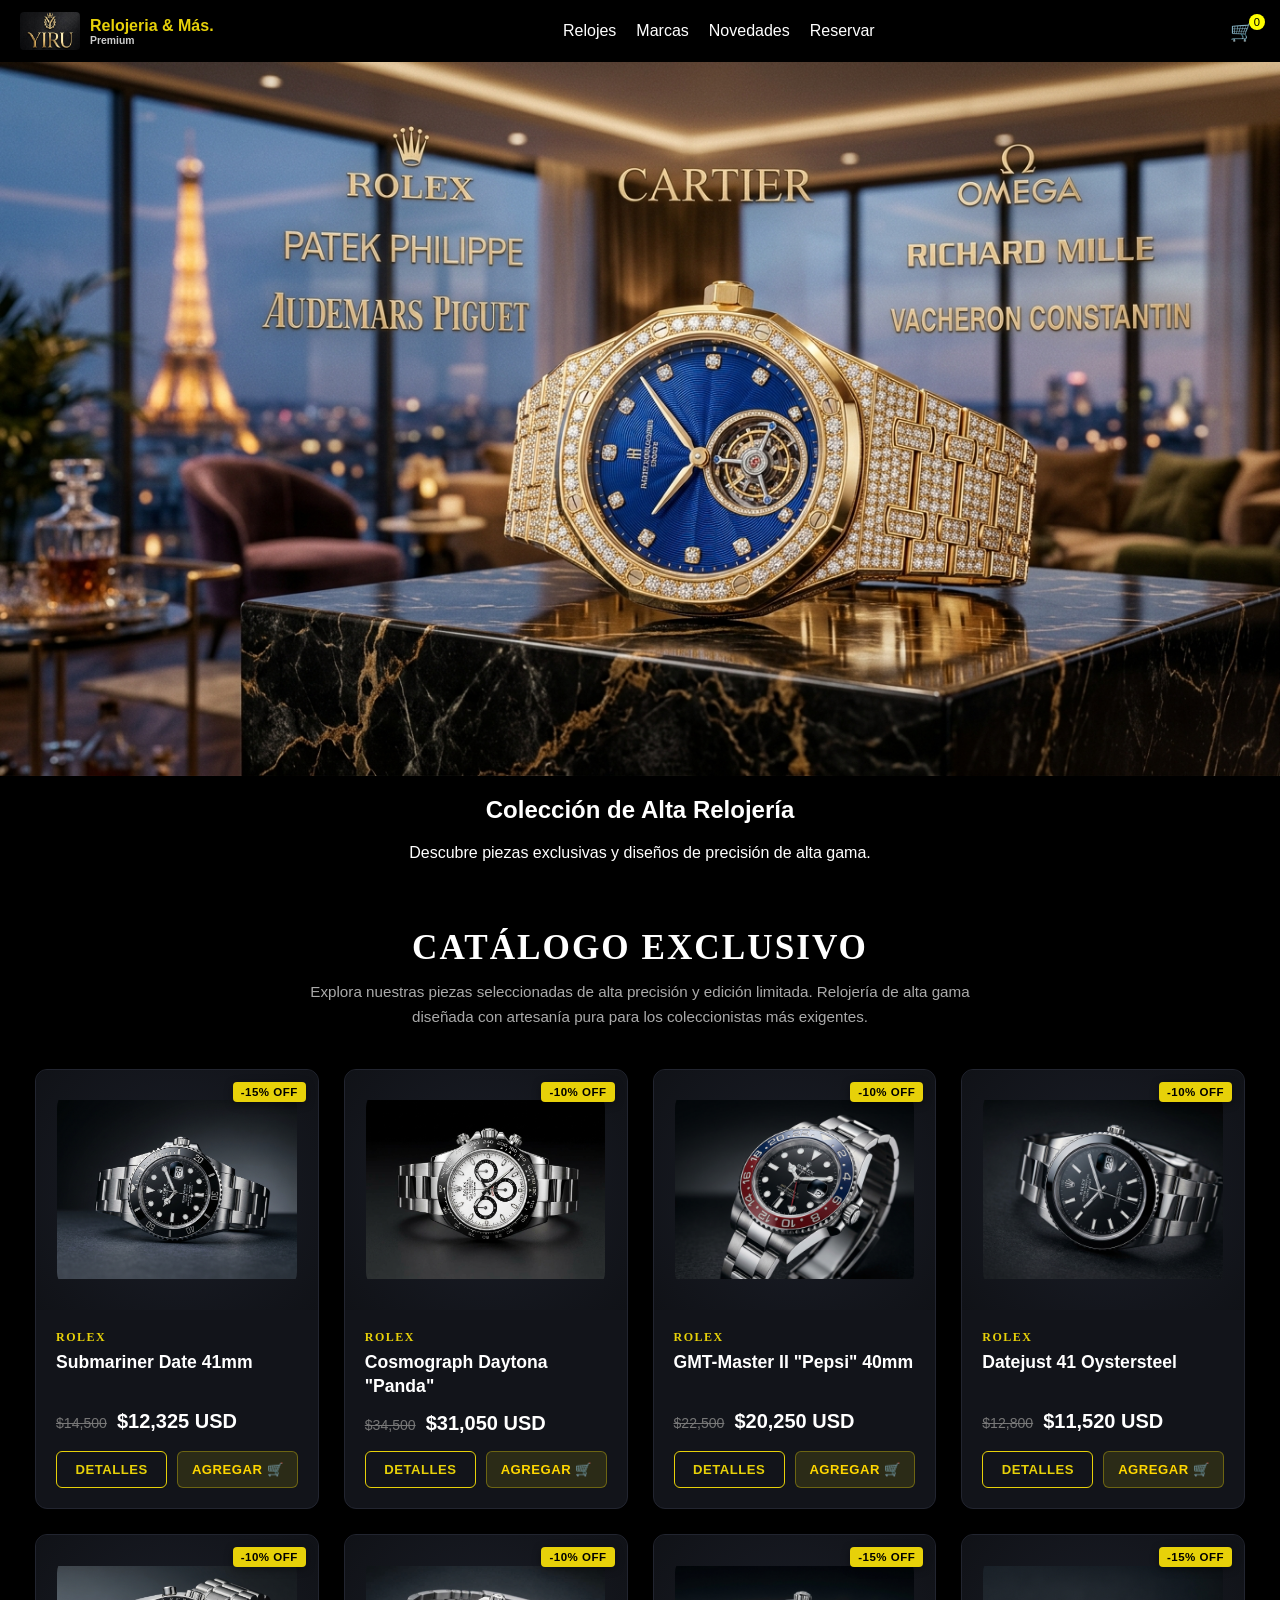
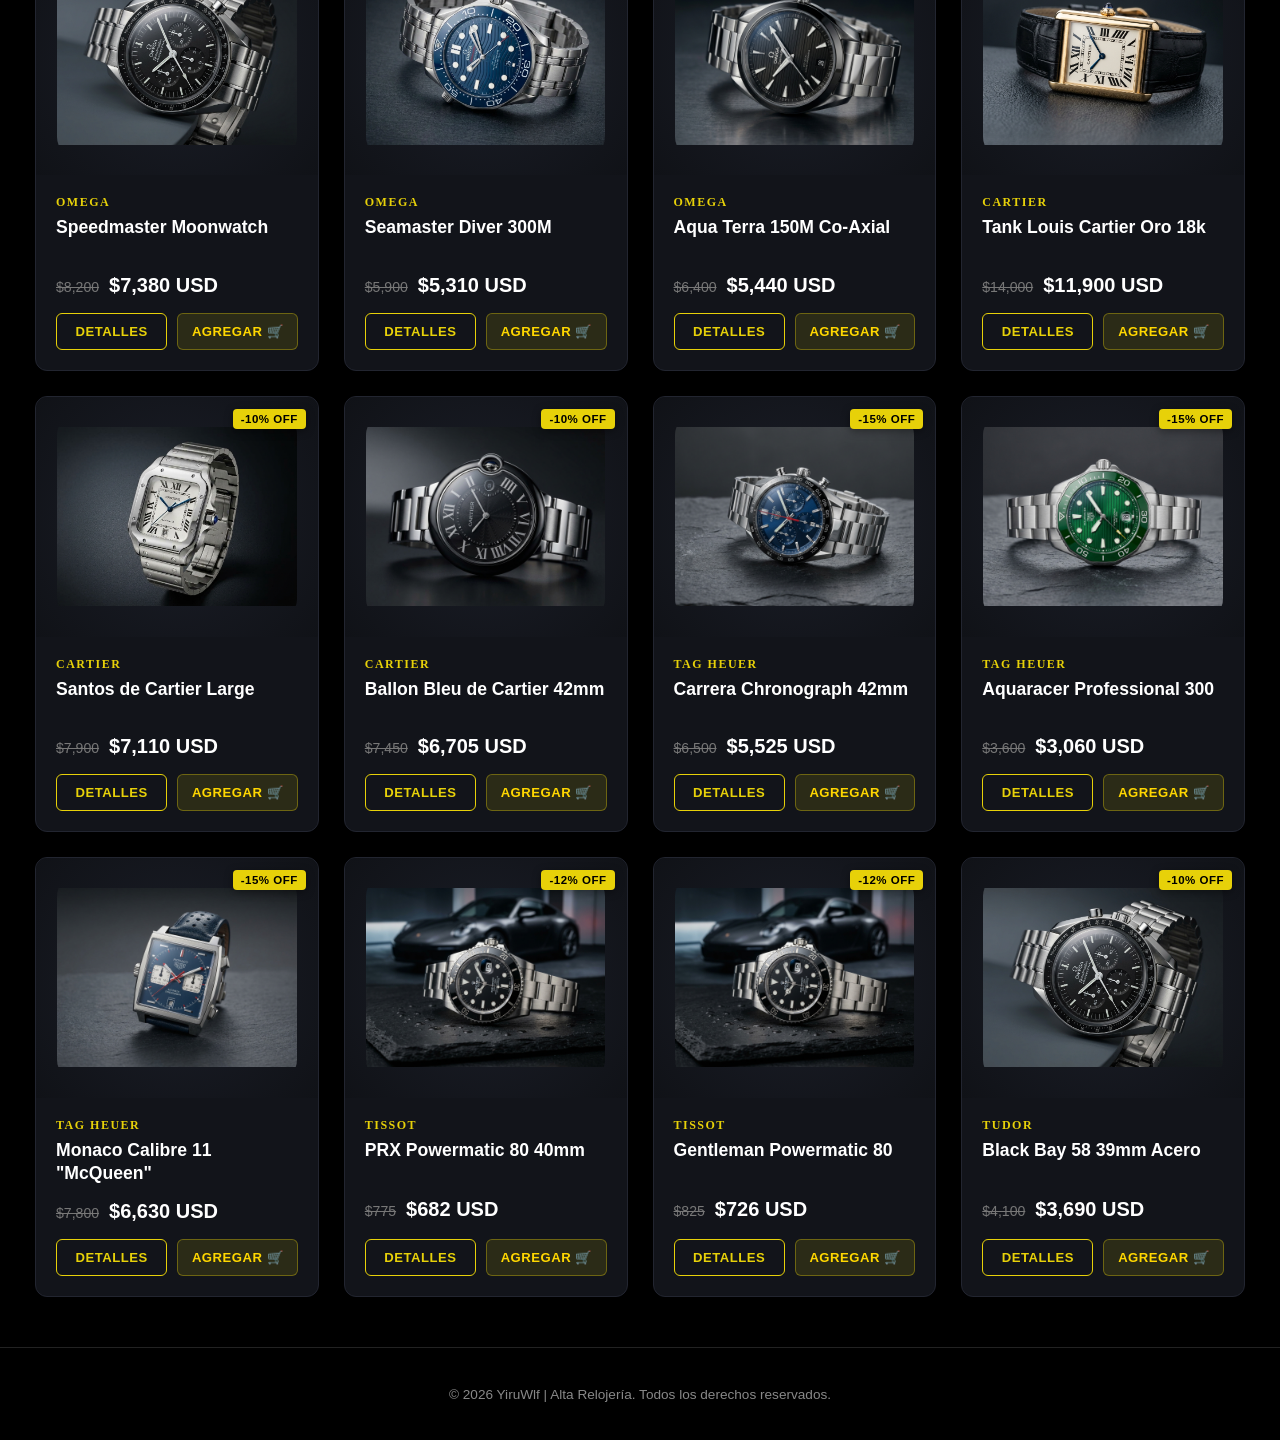
<file: index.html>
<!DOCTYPE html>
<html lang="es">

<head>
    <meta charset="UTF-8">
    <meta name="viewport" content="width=device-width, initial-scale=1.0">
    <title>YiruWlf | Alta Relojería</title>

    <link rel="stylesheet" href="css/style.css">
    <link rel="icon" href="img/yiru.jpeg">
</head>

<body>

    <header class="cabe">
        <div class="cabe-cont">
            <a href="index.html" class="logo">
                <img src="img/logo.jpeg" class="logo-img">
                <div class="logo-txt">
                    Relojeria & Más.
                    <span>Premium</span>
                </div>
            </a>
            <nav>
                <ul class="menu-nav">
                    <li><a href="#relojes">Relojes</a></li>
                    <li><a href="#marcas">Marcas</a></li>
                    <li><a href="#novedades">Novedades</a></li>
                    <li><a href="#citas">Reservar</a></li>
                </ul>
            </nav>
            <div class="cabe-acci">
                <button class="btn-acci" id="btn-carrito" title="Carrito de Compras">
                    &#128722;
                    <span class="carr-num" id="carr-num">0</span>
                </button>
            </div>
        </div>
    </header>

    <section class="port-sec">
        <img src="img/portada.jpeg" class="port-img">
        <div>
            <h1>Colección de Alta Relojería</h1>
            <p>Descubre piezas exclusivas y diseños de precisión de alta gama.</p>
        </div>
    </section>

    <!-- Catálogo-->
    <section class="cata-sec">
        <h2 class="cata-titu">CATÁLOGO EXCLUSIVO</h2>
        <p class="cata-desc">
            Explora nuestras piezas seleccionadas de alta precisión y edición limitada.
            Relojería de alta gama diseñada
            con artesanía pura para los coleccionistas más exigentes.
        </p>

        <div class="prod-grid">
            <!-- ROLEX -->
            <article class="cart-prod">
                <div class="cart-img">
                    <span class="desc-etiq">-15% OFF</span>
                    <img src="img/rolex1.png" class="prod-img">
                </div>
                <div class="cart-info">
                    <span class="prod-marc">Rolex</span>
                    <h3 class="prod-mode">Submariner Date 41mm</h3>
                    <div class="prec-caja">
                        <span class="prec-anti">$14,500</span>
                        <span class="prec-actu">$12,325 USD</span>
                    </div>
                    <div class="cart-btns">
                        <a href="rolex1.html" class="btn-detalles">Detalles</a>
                        <button class="btn-card-add" onclick="agregarAlCarrito(1)">Agregar 🛒</button>
                    </div>
                </div>
            </article>

            <article class="cart-prod">
                <div class="cart-img">
                    <span class="desc-etiq">-10% OFF</span>
                    <img src="img/rolex2.png" class="prod-img">
                </div>
                <div class="cart-info">
                    <span class="prod-marc">Rolex</span>
                    <h3 class="prod-mode">Cosmograph Daytona "Panda"</h3>
                    <div class="prec-caja">
                        <span class="prec-anti">$34,500</span>
                        <span class="prec-actu">$31,050 USD</span>
                    </div>
                    <div class="cart-btns">
                        <a href="rolex2.html" class="btn-detalles">Detalles</a>
                        <button class="btn-card-add" onclick="agregarAlCarrito(2)">Agregar 🛒</button>
                    </div>
                </div>
            </article>

            <article class="cart-prod">
                <div class="cart-img">
                    <span class="desc-etiq">-10% OFF</span>
                    <img src="img/rolex3.png" class="prod-img">
                </div>
                <div class="cart-info">
                    <span class="prod-marc">Rolex</span>
                    <h3 class="prod-mode">GMT-Master II "Pepsi" 40mm</h3>
                    <div class="prec-caja">
                        <span class="prec-anti">$22,500</span>
                        <span class="prec-actu">$20,250 USD</span>
                    </div>
                    <div class="cart-btns">
                        <a href="rolex3.html" class="btn-detalles">Detalles</a>
                        <button class="btn-card-add" onclick="agregarAlCarrito(3)">Agregar 🛒</button>
                    </div>
                </div>
            </article>

            <article class="cart-prod">
                <div class="cart-img">
                    <span class="desc-etiq">-10% OFF</span>
                    <img src="img/rolex4.png" class="prod-img">
                </div>
                <div class="cart-info">
                    <span class="prod-marc">Rolex</span>
                    <h3 class="prod-mode">Datejust 41 Oystersteel</h3>
                    <div class="prec-caja">
                        <span class="prec-anti">$12,800</span>
                        <span class="prec-actu">$11,520 USD</span>
                    </div>
                    <div class="cart-btns">
                        <a href="rolex4.html" class="btn-detalles">Detalles</a>
                        <button class="btn-card-add" onclick="agregarAlCarrito(4)">Agregar 🛒</button>
                    </div>
                </div>
            </article>

            <!-- OMEGA -->
            <article class="cart-prod">
                <div class="cart-img">
                    <span class="desc-etiq">-10% OFF</span>
                    <img src="img/omega1.png" class="prod-img">
                </div>
                <div class="cart-info">
                    <span class="prod-marc">Omega</span>
                    <h3 class="prod-mode">Speedmaster Moonwatch</h3>
                    <div class="prec-caja">
                        <span class="prec-anti">$8,200</span>
                        <span class="prec-actu">$7,380 USD</span>
                    </div>
                    <div class="cart-btns">
                        <a href="omega1.html" class="btn-detalles">Detalles</a>
                        <button class="btn-card-add" onclick="agregarAlCarrito(5)">Agregar 🛒</button>
                    </div>
                </div>
            </article>

            <article class="cart-prod">
                <div class="cart-img">
                    <span class="desc-etiq">-10% OFF</span>
                    <img src="img/omega2.png" class="prod-img">
                </div>
                <div class="cart-info">
                    <span class="prod-marc">Omega</span>
                    <h3 class="prod-mode">Seamaster Diver 300M</h3>
                    <div class="prec-caja">
                        <span class="prec-anti">$5,900</span>
                        <span class="prec-actu">$5,310 USD</span>
                    </div>
                    <div class="cart-btns">
                        <a href="omega2.html" class="btn-detalles">Detalles</a>
                        <button class="btn-card-add" onclick="agregarAlCarrito(6)">Agregar 🛒</button>
                    </div>
                </div>
            </article>

            <article class="cart-prod">
                <div class="cart-img">
                    <span class="desc-etiq">-15% OFF</span>
                    <img src="img/omega3.png" class="prod-img">
                </div>
                <div class="cart-info">
                    <span class="prod-marc">Omega</span>
                    <h3 class="prod-mode">Aqua Terra 150M Co-Axial</h3>
                    <div class="prec-caja">
                        <span class="prec-anti">$6,400</span>
                        <span class="prec-actu">$5,440 USD</span>
                    </div>
                    <div class="cart-btns">
                        <a href="omega3.html" class="btn-detalles">Detalles</a>
                        <button class="btn-card-add" onclick="agregarAlCarrito(7)">Agregar 🛒</button>
                    </div>
                </div>
            </article>

            <!-- CARTIER -->
            <article class="cart-prod">
                <div class="cart-img">
                    <span class="desc-etiq">-15% OFF</span>
                    <img src="img/cartier1.png" class="prod-img">
                </div>
                <div class="cart-info">
                    <span class="prod-marc">Cartier</span>
                    <h3 class="prod-mode">Tank Louis Cartier Oro 18k</h3>
                    <div class="prec-caja">
                        <span class="prec-anti">$14,000</span>
                        <span class="prec-actu">$11,900 USD</span>
                    </div>
                    <div class="cart-btns">
                        <a href="cartier1.html" class="btn-detalles">Detalles</a>
                        <button class="btn-card-add" onclick="agregarAlCarrito(8)">Agregar 🛒</button>
                    </div>
                </div>
            </article>

            <article class="cart-prod">
                <div class="cart-img">
                    <span class="desc-etiq">-10% OFF</span>
                    <img src="img/cartier2.png" class="prod-img">
                </div>
                <div class="cart-info">
                    <span class="prod-marc">Cartier</span>
                    <h3 class="prod-mode">Santos de Cartier Large</h3>
                    <div class="prec-caja">
                        <span class="prec-anti">$7,900</span>
                        <span class="prec-actu">$7,110 USD</span>
                    </div>
                    <div class="cart-btns">
                        <a href="#" class="btn-detalles">Detalles</a>
                        <button class="btn-card-add" onclick="agregarAlCarrito(9)">Agregar 🛒</button>
                    </div>
                </div>
            </article>

            <article class="cart-prod">
                <div class="cart-img">
                    <span class="desc-etiq">-10% OFF</span>
                    <img src="img/cartier3.png" class="prod-img">
                </div>
                <div class="cart-info">
                    <span class="prod-marc">Cartier</span>
                    <h3 class="prod-mode">Ballon Bleu de Cartier 42mm</h3>
                    <div class="prec-caja">
                        <span class="prec-anti">$7,450</span>
                        <span class="prec-actu">$6,705 USD</span>
                    </div>
                    <div class="cart-btns">
                        <a href="#" class="btn-detalles">Detalles</a>
                        <button class="btn-card-add" onclick="agregarAlCarrito(10)">Agregar 🛒</button>
                    </div>
                </div>
            </article>

            <!-- TAG HEUER -->
            <article class="cart-prod">
                <div class="cart-img">
                    <span class="desc-etiq">-15% OFF</span>
                    <img src="img/tag1.png" class="prod-img">
                </div>
                <div class="cart-info">
                    <span class="prod-marc">TAG Heuer</span>
                    <h3 class="prod-mode">Carrera Chronograph 42mm</h3>
                    <div class="prec-caja">
                        <span class="prec-anti">$6,500</span>
                        <span class="prec-actu">$5,525 USD</span>
                    </div>
                    <div class="cart-btns">
                        <a href="#" class="btn-detalles">Detalles</a>
                        <button class="btn-card-add" onclick="agregarAlCarrito(11)">Agregar 🛒</button>
                    </div>
                </div>
            </article>

            <article class="cart-prod">
                <div class="cart-img">
                    <span class="desc-etiq">-15% OFF</span>
                    <img src="img/tag2.png" class="prod-img">
                </div>
                <div class="cart-info">
                    <span class="prod-marc">TAG Heuer</span>
                    <h3 class="prod-mode">Aquaracer Professional 300</h3>
                    <div class="prec-caja">
                        <span class="prec-anti">$3,600</span>
                        <span class="prec-actu">$3,060 USD</span>
                    </div>
                    <div class="cart-btns">
                        <a href="#" class="btn-detalles">Detalles</a>
                        <button class="btn-card-add" onclick="agregarAlCarrito(12)">Agregar 🛒</button>
                    </div>
                </div>
            </article>

            <article class="cart-prod">
                <div class="cart-img">
                    <span class="desc-etiq">-15% OFF</span>
                    <img src="img/tag3.png" class="prod-img">
                </div>
                <div class="cart-info">
                    <span class="prod-marc">TAG Heuer</span>
                    <h3 class="prod-mode">Monaco Calibre 11 "McQueen"</h3>
                    <div class="prec-caja">
                        <span class="prec-anti">$7,800</span>
                        <span class="prec-actu">$6,630 USD</span>
                    </div>
                    <div class="cart-btns">
                        <a href="#" class="btn-detalles">Detalles</a>
                        <button class="btn-card-add" onclick="agregarAlCarrito(13)">Agregar 🛒</button>
                    </div>
                </div>
            </article>

            <!-- TISSOT & TUDOR -->
            <article class="cart-prod">
                <div class="cart-img">
                    <span class="desc-etiq">-12% OFF</span>
                    <img src="img/prueba.jpeg" class="prod-img">
                </div>
                <div class="cart-info">
                    <span class="prod-marc">Tissot</span>
                    <h3 class="prod-mode">PRX Powermatic 80 40mm</h3>
                    <div class="prec-caja">
                        <span class="prec-anti">$775</span>
                        <span class="prec-actu">$682 USD</span>
                    </div>
                    <div class="cart-btns">
                        <a href="#" class="btn-detalles">Detalles</a>
                        <button class="btn-card-add" onclick="agregarAlCarrito(14)">Agregar 🛒</button>
                    </div>
                </div>
            </article>

            <article class="cart-prod">
                <div class="cart-img">
                    <span class="desc-etiq">-12% OFF</span>
                    <img src="img/prueba.jpeg" class="prod-img">
                </div>
                <div class="cart-info">
                    <span class="prod-marc">Tissot</span>
                    <h3 class="prod-mode">Gentleman Powermatic 80</h3>
                    <div class="prec-caja">
                        <span class="prec-anti">$825</span>
                        <span class="prec-actu">$726 USD</span>
                    </div>
                    <div class="cart-btns">
                        <a href="#" class="btn-detalles">Detalles</a>
                        <button class="btn-card-add" onclick="agregarAlCarrito(15)">Agregar 🛒</button>
                    </div>
                </div>
            </article>

            <article class="cart-prod">
                <div class="cart-img">
                    <span class="desc-etiq">-10% OFF</span>
                    <img src="img/omega1.png" class="prod-img">
                </div>
                <div class="cart-info">
                    <span class="prod-marc">Tudor</span>
                    <h3 class="prod-mode">Black Bay 58 39mm Acero</h3>
                    <div class="prec-caja">
                        <span class="prec-anti">$4,100</span>
                        <span class="prec-actu">$3,690 USD</span>
                    </div>
                    <div class="cart-btns">
                        <a href="#" class="btn-detalles">Detalles</a>
                        <button class="btn-card-add" onclick="agregarAlCarrito(16)">Agregar 🛒</button>
                    </div>
                </div>
            </article>
        </div>
    </section>
    <div id="carr-fond" class="carr-fond"></div>
    <aside id="carr-pane" class="carr-pane">
        <div class="carr-cabe">
            <h3>Tu Carrito</h3>
            <button id="btn-cerr" class="btn-cerr" title="Cerrar">✕</button>
        </div>
        <div id="carr-elem" class="carr-elem">
            <p class="carr-vaci">El carrito está vacío</p>
        </div>
        <div class="carr-pie">
            <div class="tota-cont">
                <span>Total:</span>
                <span class="tota-mont">$<span id="carr-tota">0.00</span> USD</span>
            </div>
            <button id="btn-vaci" class="btn-vaci">Vaciar Carrito</button>
            <button class="btn-pedi">Finalizar Pedido</button>
        </div>
    </aside>

     <footer class="pie">
        <p>© 2026 YiruWlf | Alta Relojería. Todos los derechos reservados.</p>
    </footer>
    <script src="js/script.js"></script>
</body>


</html>
</file>
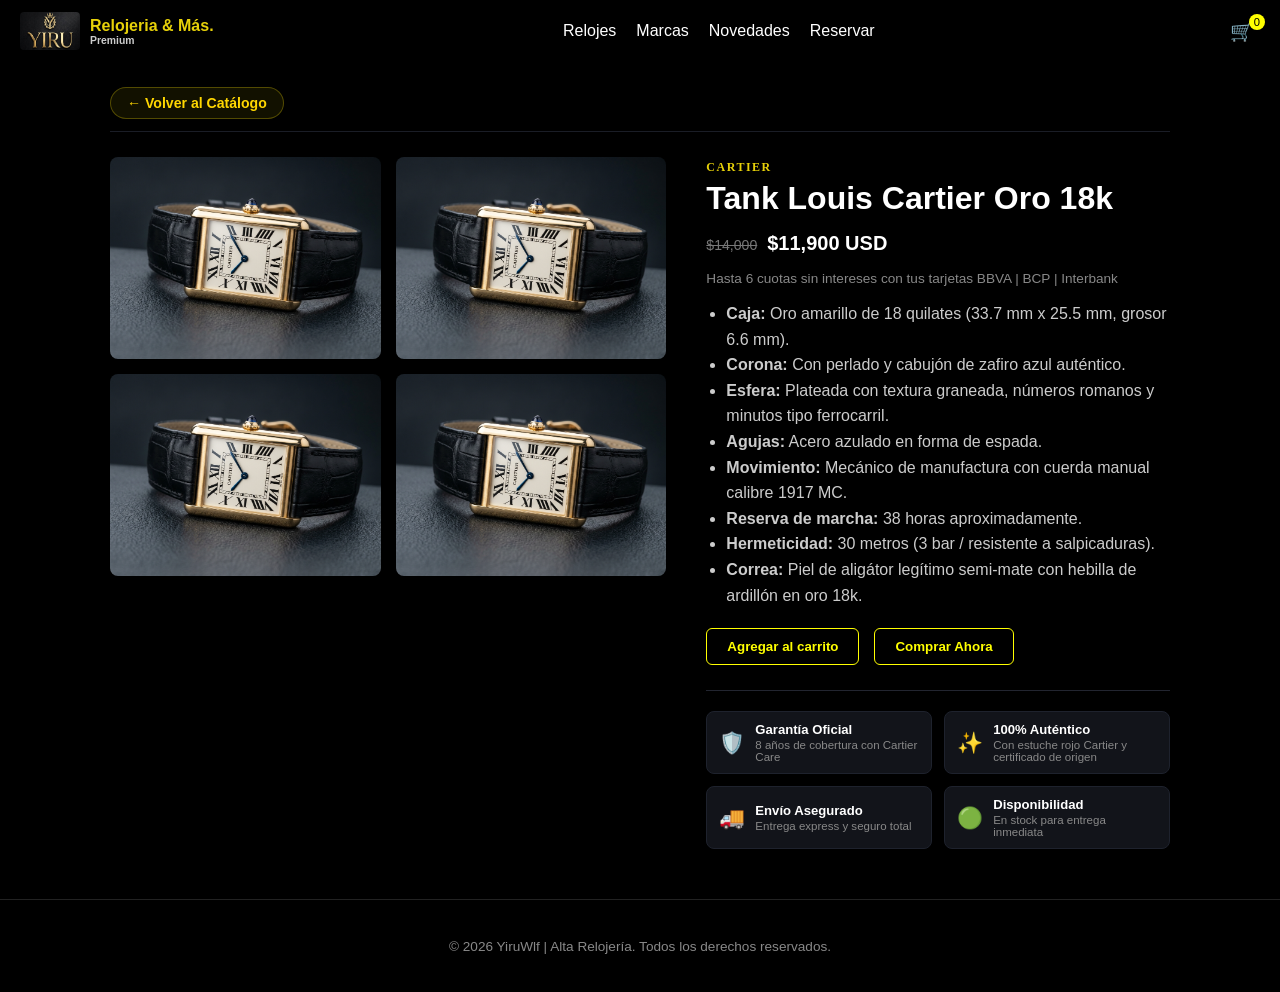
<file: cartier1.html>
<!DOCTYPE html>
<html lang="es">

<head>
    <meta charset="UTF-8">
    <meta name="viewport" content="width=device-width, initial-scale=1.0">
    <title>Cartier Tank Louis Cartier Oro 18k | YiruWlf</title>
    <link rel="stylesheet" href="css/style.css">
    <link rel="icon" href="img/yiru.jpeg">
</head>

<body>
    <!-- Encabezado -->
    <header class="cabe">
        <div class="cabe-cont">
            <a href="index.html" class="logo">
                <img src="img/logo.jpeg" class="logo-img" alt="Logo">
                <div class="logo-txt">
                    Relojeria & Más.
                    <span>Premium</span>
                </div>
            </a>

            <nav>
                <ul class="menu-nav">
                    <li><a href="index.html#relojes">Relojes</a></li>
                    <li><a href="index.html#marcas">Marcas</a></li>
                    <li><a href="index.html#novedades">Novedades</a></li>
                    <li><a href="index.html#citas">Reservar</a></li>
                </ul>
            </nav>

            <div class="cabe-acci">
                <button class="btn-acci" id="btn-carrito" title="Carrito de Compras">
                    &#128722;
                    <span class="carr-num" id="carr-num">0</span>
                </button>
            </div>
        </div>
    </header>

    <!-- Detalle de Producto -->
    <section class="detalle-sec">
        <!-- Botón Volver al Catálogo -->
        <nav class="breadcrumb-nav">
            <a href="index.html" class="btn-volver">← Volver al Catálogo</a>
        </nav>

        <div class="detalle-cont">
            <div class="detalle-galeria">
                <img src="img/cartier1.png" class="detalle-img" alt="Cartier Tank Louis Cartier Vista Frontal">
                <img src="img/cartier1.png" class="detalle-img" alt="Cartier Tank Louis Cartier Esfera y Agujas Azuleadas">
                <img src="img/cartier1.png" class="detalle-img" alt="Cartier Tank Louis Cartier Corona Cabujón Zafiro">
                <img src="img/cartier1.png" class="detalle-img" alt="Cartier Tank Louis Cartier Correa de Piel Aligátor">
            </div>

            <div class="detalle-info">
                <span class="prod-marc">Cartier</span>
                <h1 class="detalle-titu">Tank Louis Cartier Oro 18k</h1>

                <div class="prec-caja">
                    <span class="prec-anti">$14,000</span>
                    <span class="prec-actu">$11,900 USD</span>
                </div>

                <p class="detalle-cuotas">Hasta 6 cuotas sin intereses con tus tarjetas BBVA | BCP | Interbank</p>

                <ul class="detalle-lista">
                    <li><strong>Caja:</strong> Oro amarillo de 18 quilates (33.7 mm x 25.5 mm, grosor 6.6 mm).</li>
                    <li><strong>Corona:</strong> Con perlado y cabujón de zafiro azul auténtico.</li>
                    <li><strong>Esfera:</strong> Plateada con textura graneada, números romanos y minutos tipo ferrocarril.</li>
                    <li><strong>Agujas:</strong> Acero azulado en forma de espada.</li>
                    <li><strong>Movimiento:</strong> Mecánico de manufactura con cuerda manual calibre 1917 MC.</li>
                    <li><strong>Reserva de marcha:</strong> 38 horas aproximadamente.</li>
                    <li><strong>Hermeticidad:</strong> 30 metros (3 bar / resistente a salpicaduras).</li>
                    <li><strong>Correa:</strong> Piel de aligátor legítimo semi-mate con hebilla de ardillón en oro 18k.</li>
                </ul>

                <div class="detalle-acciones">
                    <button class="btn-agregar" onclick="agregarAlCarrito(8)">Agregar al carrito</button>
                    <button class="btn-pagar">Comprar Ahora</button>
                </div>

                <!-- Insignias de Garantía y Confianza -->
                <div class="garantia-grid">
                    <div class="garantia-item">
                        <span class="garantia-icon">🛡️</span>
                        <div>
                            <strong>Garantía Oficial</strong>
                            <p>8 años de cobertura con Cartier Care</p>
                        </div>
                    </div>
                    <div class="garantia-item">
                        <span class="garantia-icon">✨</span>
                        <div>
                            <strong>100% Auténtico</strong>
                            <p>Con estuche rojo Cartier y certificado de origen</p>
                        </div>
                    </div>
                    <div class="garantia-item">
                        <span class="garantia-icon">🚚</span>
                        <div>
                            <strong>Envío Asegurado</strong>
                            <p>Entrega express y seguro total</p>
                        </div>
                    </div>
                    <div class="garantia-item">
                        <span class="garantia-icon">🟢</span>
                        <div>
                            <strong>Disponibilidad</strong>
                            <p>En stock para entrega inmediata</p>
                        </div>
                    </div>
                </div>
            </div>
        </div>
    </section>

    <!-- Carrito de Compras Deslizable -->
    <div id="carr-fond" class="carr-fond"></div>

    <aside id="carr-pane" class="carr-pane">
        <div class="carr-cabe">
            <h3>Tu Carrito</h3>
            <button id="btn-cerr" class="btn-cerr" title="Cerrar">✕</button>
        </div>

        <div id="carr-elem" class="carr-elem">
            <p class="carr-vaci">El carrito está vacío</p>
        </div>

        <div class="carr-pie">
            <div class="tota-cont">
                <span>Total:</span>
                <span class="tota-mont">$<span id="carr-tota">0.00</span> USD</span>
            </div>
            <button id="btn-vaci" class="btn-vaci">Vaciar Carrito</button>
            <button class="btn-pedi">Finalizar Pedido</button>
        </div>
    </aside>

    <!-- Pie de página -->
    <footer class="pie">
        <p>© 2026 YiruWlf | Alta Relojería. Todos los derechos reservados.</p>
    </footer>

    <!-- Script de lógica JavaScript externa -->
    <script src="js/script.js"></script>
</body>

</html>
</file>
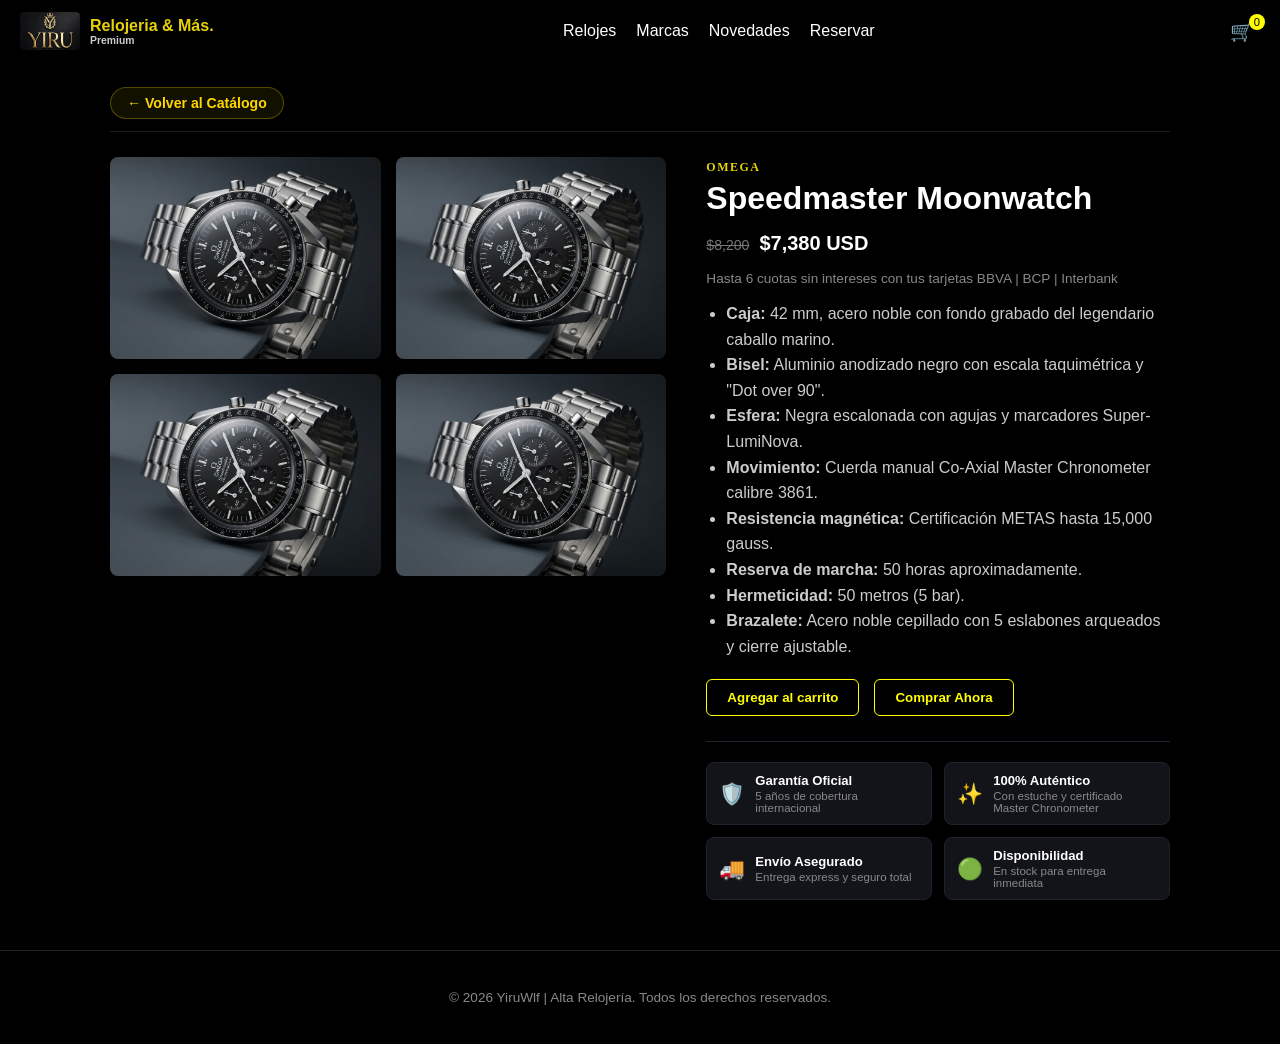
<file: omega1.html>
<!DOCTYPE html>
<html lang="es">

<head>
    <meta charset="UTF-8">
    <meta name="viewport" content="width=device-width, initial-scale=1.0">
    <title>Omega Speedmaster Moonwatch | YiruWlf</title>
    <link rel="stylesheet" href="css/style.css">
    <link rel="icon" href="img/yiru.jpeg">
</head>

<body>
    <!-- Encabezado -->
    <header class="cabe">
        <div class="cabe-cont">
            <a href="index.html" class="logo">
                <img src="img/logo.jpeg" class="logo-img" alt="Logo">
                <div class="logo-txt">
                    Relojeria & Más.
                    <span>Premium</span>
                </div>
            </a>

            <nav>
                <ul class="menu-nav">
                    <li><a href="index.html#relojes">Relojes</a></li>
                    <li><a href="index.html#marcas">Marcas</a></li>
                    <li><a href="index.html#novedades">Novedades</a></li>
                    <li><a href="index.html#citas">Reservar</a></li>
                </ul>
            </nav>

            <div class="cabe-acci">
                <button class="btn-acci" id="btn-carrito" title="Carrito de Compras">
                    &#128722;
                    <span class="carr-num" id="carr-num">0</span>
                </button>
            </div>
        </div>
    </header>

    <!-- Detalle de Producto -->
    <section class="detalle-sec">
        <!-- Botón Volver al Catálogo -->
        <nav class="breadcrumb-nav">
            <a href="index.html" class="btn-volver">← Volver al Catálogo</a>
        </nav>

        <div class="detalle-cont">
            <div class="detalle-galeria">
                <img src="img/omega1.png" class="detalle-img" alt="Omega Speedmaster Moonwatch Frontal">
                <img src="img/omega1.png" class="detalle-img" alt="Omega Speedmaster Moonwatch Bisel Taquimétrico">
                <img src="img/omega1.png" class="detalle-img" alt="Omega Speedmaster Moonwatch Caja y Pulsadores">
                <img src="img/omega1.png" class="detalle-img" alt="Omega Speedmaster Moonwatch Brazalete">
            </div>

            <div class="detalle-info">
                <span class="prod-marc">Omega</span>
                <h1 class="detalle-titu">Speedmaster Moonwatch</h1>

                <div class="prec-caja">
                    <span class="prec-anti">$8,200</span>
                    <span class="prec-actu">$7,380 USD</span>
                </div>

                <p class="detalle-cuotas">Hasta 6 cuotas sin intereses con tus tarjetas BBVA | BCP | Interbank</p>

                <ul class="detalle-lista">
                    <li><strong>Caja:</strong> 42 mm, acero noble con fondo grabado del legendario caballo marino.</li>
                    <li><strong>Bisel:</strong> Aluminio anodizado negro con escala taquimétrica y "Dot over 90".</li>
                    <li><strong>Esfera:</strong> Negra escalonada con agujas y marcadores Super-LumiNova.</li>
                    <li><strong>Movimiento:</strong> Cuerda manual Co-Axial Master Chronometer calibre 3861.</li>
                    <li><strong>Resistencia magnética:</strong> Certificación METAS hasta 15,000 gauss.</li>
                    <li><strong>Reserva de marcha:</strong> 50 horas aproximadamente.</li>
                    <li><strong>Hermeticidad:</strong> 50 metros (5 bar).</li>
                    <li><strong>Brazalete:</strong> Acero noble cepillado con 5 eslabones arqueados y cierre ajustable.</li>
                </ul>

                <div class="detalle-acciones">
                    <button class="btn-agregar" onclick="agregarAlCarrito(5)">Agregar al carrito</button>
                    <button class="btn-pagar">Comprar Ahora</button>
                </div>

                <!-- Insignias de Garantía y Confianza -->
                <div class="garantia-grid">
                    <div class="garantia-item">
                        <span class="garantia-icon">🛡️</span>
                        <div>
                            <strong>Garantía Oficial</strong>
                            <p>5 años de cobertura internacional</p>
                        </div>
                    </div>
                    <div class="garantia-item">
                        <span class="garantia-icon">✨</span>
                        <div>
                            <strong>100% Auténtico</strong>
                            <p>Con estuche y certificado Master Chronometer</p>
                        </div>
                    </div>
                    <div class="garantia-item">
                        <span class="garantia-icon">🚚</span>
                        <div>
                            <strong>Envío Asegurado</strong>
                            <p>Entrega express y seguro total</p>
                        </div>
                    </div>
                    <div class="garantia-item">
                        <span class="garantia-icon">🟢</span>
                        <div>
                            <strong>Disponibilidad</strong>
                            <p>En stock para entrega inmediata</p>
                        </div>
                    </div>
                </div>
            </div>
        </div>
    </section>

    <!-- Carrito de Compras Deslizable -->
    <div id="carr-fond" class="carr-fond"></div>

    <aside id="carr-pane" class="carr-pane">
        <div class="carr-cabe">
            <h3>Tu Carrito</h3>
            <button id="btn-cerr" class="btn-cerr" title="Cerrar">✕</button>
        </div>

        <div id="carr-elem" class="carr-elem">
            <p class="carr-vaci">El carrito está vacío</p>
        </div>

        <div class="carr-pie">
            <div class="tota-cont">
                <span>Total:</span>
                <span class="tota-mont">$<span id="carr-tota">0.00</span> USD</span>
            </div>
            <button id="btn-vaci" class="btn-vaci">Vaciar Carrito</button>
            <button class="btn-pedi">Finalizar Pedido</button>
        </div>
    </aside>

    <!-- Pie de página -->
    <footer class="pie">
        <p>© 2026 YiruWlf | Alta Relojería. Todos los derechos reservados.</p>
    </footer>

    <!-- Script de lógica JavaScript externa -->
    <script src="js/script.js"></script>
</body>

</html>
</file>
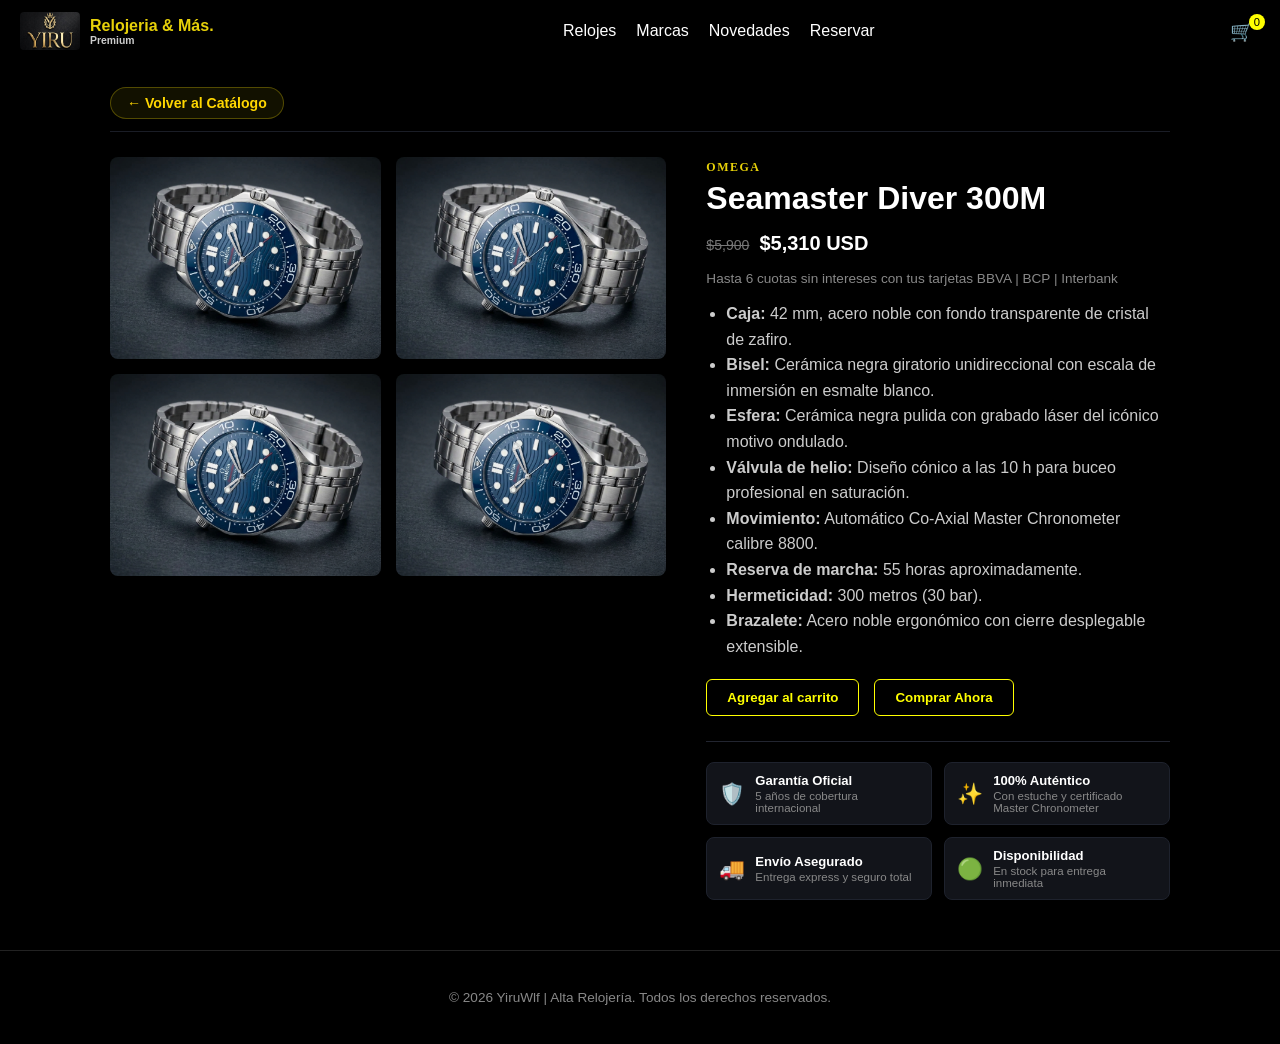
<file: omega2.html>
<!DOCTYPE html>
<html lang="es">

<head>
    <meta charset="UTF-8">
    <meta name="viewport" content="width=device-width, initial-scale=1.0">
    <title>Omega Seamaster Diver 300M | YiruWlf</title>
    <link rel="stylesheet" href="css/style.css">
    <link rel="icon" href="img/yiru.jpeg">
</head>

<body>
    <!-- Encabezado -->
    <header class="cabe">
        <div class="cabe-cont">
            <a href="index.html" class="logo">
                <img src="img/logo.jpeg" class="logo-img" alt="Logo">
                <div class="logo-txt">
                    Relojeria & Más.
                    <span>Premium</span>
                </div>
            </a>

            <nav>
                <ul class="menu-nav">
                    <li><a href="index.html#relojes">Relojes</a></li>
                    <li><a href="index.html#marcas">Marcas</a></li>
                    <li><a href="index.html#novedades">Novedades</a></li>
                    <li><a href="index.html#citas">Reservar</a></li>
                </ul>
            </nav>

            <div class="cabe-acci">
                <button class="btn-acci" id="btn-carrito" title="Carrito de Compras">
                    &#128722;
                    <span class="carr-num" id="carr-num">0</span>
                </button>
            </div>
        </div>
    </header>

    <!-- Detalle de Producto -->
    <section class="detalle-sec">
        <!-- Botón Volver al Catálogo -->
        <nav class="breadcrumb-nav">
            <a href="index.html" class="btn-volver">← Volver al Catálogo</a>
        </nav>

        <div class="detalle-cont">
            <div class="detalle-galeria">
                <img src="img/omega2.png" class="detalle-img" alt="Omega Seamaster Diver 300M Frontal">
                <img src="img/omega2.png" class="detalle-img" alt="Omega Seamaster Diver 300M Bisel Cerámica">
                <img src="img/omega2.png" class="detalle-img" alt="Omega Seamaster Diver 300M Válvula de Helio">
                <img src="img/omega2.png" class="detalle-img" alt="Omega Seamaster Diver 300M Brazalete">
            </div>

            <div class="detalle-info">
                <span class="prod-marc">Omega</span>
                <h1 class="detalle-titu">Seamaster Diver 300M</h1>

                <div class="prec-caja">
                    <span class="prec-anti">$5,900</span>
                    <span class="prec-actu">$5,310 USD</span>
                </div>

                <p class="detalle-cuotas">Hasta 6 cuotas sin intereses con tus tarjetas BBVA | BCP | Interbank</p>

                <ul class="detalle-lista">
                    <li><strong>Caja:</strong> 42 mm, acero noble con fondo transparente de cristal de zafiro.</li>
                    <li><strong>Bisel:</strong> Cerámica negra giratorio unidireccional con escala de inmersión en esmalte blanco.</li>
                    <li><strong>Esfera:</strong> Cerámica negra pulida con grabado láser del icónico motivo ondulado.</li>
                    <li><strong>Válvula de helio:</strong> Diseño cónico a las 10 h para buceo profesional en saturación.</li>
                    <li><strong>Movimiento:</strong> Automático Co-Axial Master Chronometer calibre 8800.</li>
                    <li><strong>Reserva de marcha:</strong> 55 horas aproximadamente.</li>
                    <li><strong>Hermeticidad:</strong> 300 metros (30 bar).</li>
                    <li><strong>Brazalete:</strong> Acero noble ergonómico con cierre desplegable extensible.</li>
                </ul>

                <div class="detalle-acciones">
                    <button class="btn-agregar" onclick="agregarAlCarrito(6)">Agregar al carrito</button>
                    <button class="btn-pagar">Comprar Ahora</button>
                </div>

                <!-- Insignias de Garantía y Confianza -->
                <div class="garantia-grid">
                    <div class="garantia-item">
                        <span class="garantia-icon">🛡️</span>
                        <div>
                            <strong>Garantía Oficial</strong>
                            <p>5 años de cobertura internacional</p>
                        </div>
                    </div>
                    <div class="garantia-item">
                        <span class="garantia-icon">✨</span>
                        <div>
                            <strong>100% Auténtico</strong>
                            <p>Con estuche y certificado Master Chronometer</p>
                        </div>
                    </div>
                    <div class="garantia-item">
                        <span class="garantia-icon">🚚</span>
                        <div>
                            <strong>Envío Asegurado</strong>
                            <p>Entrega express y seguro total</p>
                        </div>
                    </div>
                    <div class="garantia-item">
                        <span class="garantia-icon">🟢</span>
                        <div>
                            <strong>Disponibilidad</strong>
                            <p>En stock para entrega inmediata</p>
                        </div>
                    </div>
                </div>
            </div>
        </div>
    </section>

    <!-- Carrito de Compras Deslizable -->
    <div id="carr-fond" class="carr-fond"></div>

    <aside id="carr-pane" class="carr-pane">
        <div class="carr-cabe">
            <h3>Tu Carrito</h3>
            <button id="btn-cerr" class="btn-cerr" title="Cerrar">✕</button>
        </div>

        <div id="carr-elem" class="carr-elem">
            <p class="carr-vaci">El carrito está vacío</p>
        </div>

        <div class="carr-pie">
            <div class="tota-cont">
                <span>Total:</span>
                <span class="tota-mont">$<span id="carr-tota">0.00</span> USD</span>
            </div>
            <button id="btn-vaci" class="btn-vaci">Vaciar Carrito</button>
            <button class="btn-pedi">Finalizar Pedido</button>
        </div>
    </aside>

    <!-- Pie de página -->
    <footer class="pie">
        <p>© 2026 YiruWlf | Alta Relojería. Todos los derechos reservados.</p>
    </footer>

    <!-- Script de lógica JavaScript externa -->
    <script src="js/script.js"></script>
</body>

</html>
</file>
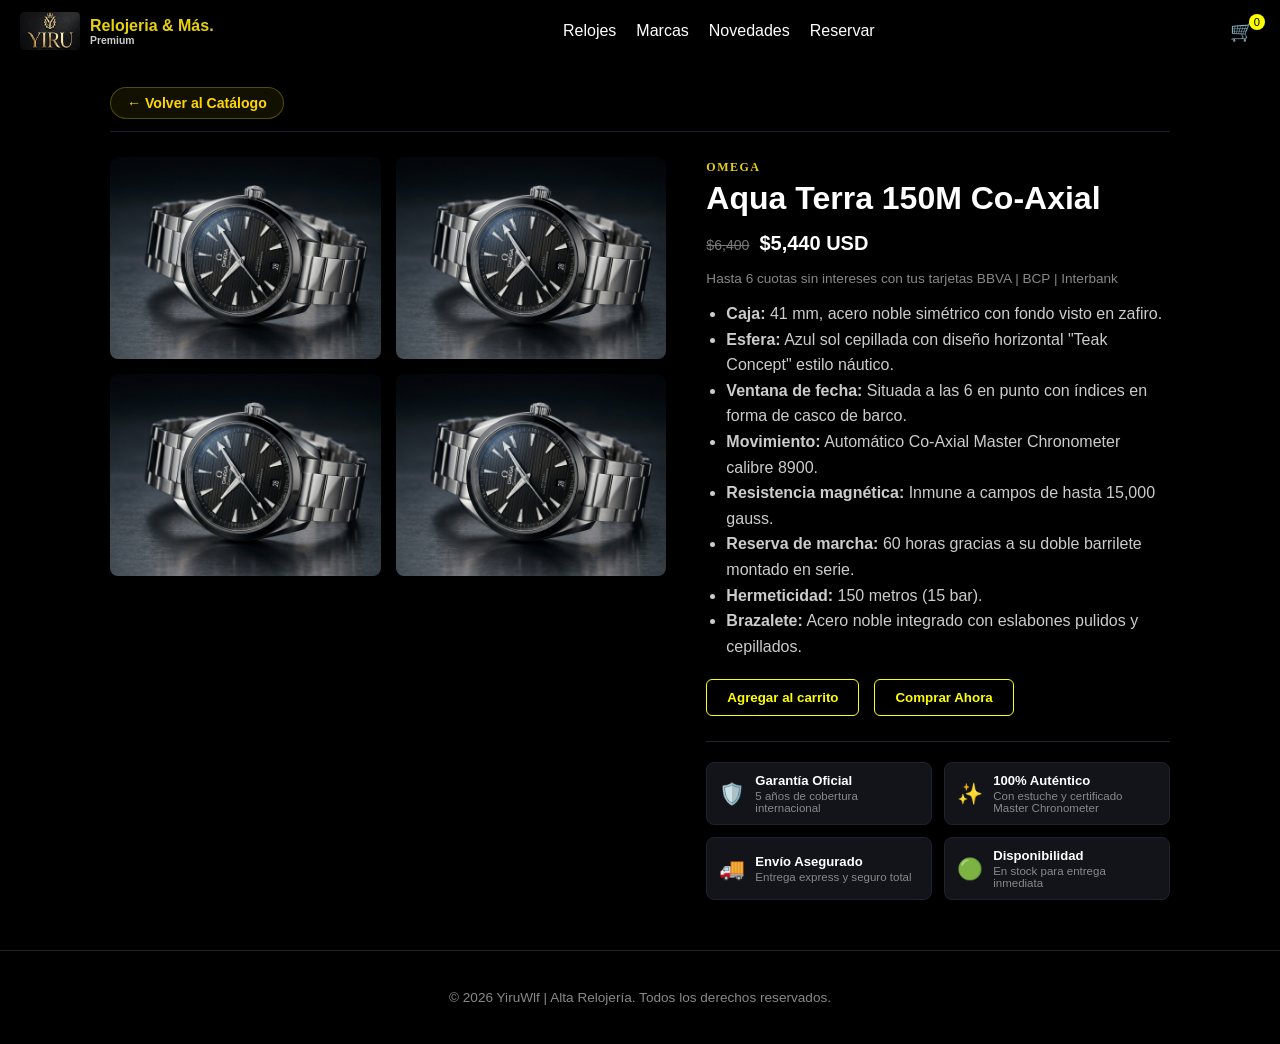
<file: omega3.html>
<!DOCTYPE html>
<html lang="es">

<head>
    <meta charset="UTF-8">
    <meta name="viewport" content="width=device-width, initial-scale=1.0">
    <title>Omega Aqua Terra 150M Co-Axial | YiruWlf</title>
    <link rel="stylesheet" href="css/style.css">
    <link rel="icon" href="img/yiru.jpeg">
</head>

<body>
    <!-- Encabezado -->
    <header class="cabe">
        <div class="cabe-cont">
            <a href="index.html" class="logo">
                <img src="img/logo.jpeg" class="logo-img" alt="Logo">
                <div class="logo-txt">
                    Relojeria & Más.
                    <span>Premium</span>
                </div>
            </a>

            <nav>
                <ul class="menu-nav">
                    <li><a href="index.html#relojes">Relojes</a></li>
                    <li><a href="index.html#marcas">Marcas</a></li>
                    <li><a href="index.html#novedades">Novedades</a></li>
                    <li><a href="index.html#citas">Reservar</a></li>
                </ul>
            </nav>

            <div class="cabe-acci">
                <button class="btn-acci" id="btn-carrito" title="Carrito de Compras">
                    &#128722;
                    <span class="carr-num" id="carr-num">0</span>
                </button>
            </div>
        </div>
    </header>

    <!-- Detalle de Producto -->
    <section class="detalle-sec">
        <!-- Botón Volver al Catálogo -->
        <nav class="breadcrumb-nav">
            <a href="index.html" class="btn-volver">← Volver al Catálogo</a>
        </nav>

        <div class="detalle-cont">
            <div class="detalle-galeria">
                <img src="img/omega3.png" class="detalle-img" alt="Omega Aqua Terra 150M Frontal">
                <img src="img/omega3.png" class="detalle-img" alt="Omega Aqua Terra 150M Esfera Azul Teak">
                <img src="img/omega3.png" class="detalle-img" alt="Omega Aqua Terra 150M Caja y Corona">
                <img src="img/omega3.png" class="detalle-img" alt="Omega Aqua Terra 150M Brazalete">
            </div>

            <div class="detalle-info">
                <span class="prod-marc">Omega</span>
                <h1 class="detalle-titu">Aqua Terra 150M Co-Axial</h1>

                <div class="prec-caja">
                    <span class="prec-anti">$6,400</span>
                    <span class="prec-actu">$5,440 USD</span>
                </div>

                <p class="detalle-cuotas">Hasta 6 cuotas sin intereses con tus tarjetas BBVA | BCP | Interbank</p>

                <ul class="detalle-lista">
                    <li><strong>Caja:</strong> 41 mm, acero noble simétrico con fondo visto en zafiro.</li>
                    <li><strong>Esfera:</strong> Azul sol cepillada con diseño horizontal "Teak Concept" estilo náutico.</li>
                    <li><strong>Ventana de fecha:</strong> Situada a las 6 en punto con índices en forma de casco de barco.</li>
                    <li><strong>Movimiento:</strong> Automático Co-Axial Master Chronometer calibre 8900.</li>
                    <li><strong>Resistencia magnética:</strong> Inmune a campos de hasta 15,000 gauss.</li>
                    <li><strong>Reserva de marcha:</strong> 60 horas gracias a su doble barrilete montado en serie.</li>
                    <li><strong>Hermeticidad:</strong> 150 metros (15 bar).</li>
                    <li><strong>Brazalete:</strong> Acero noble integrado con eslabones pulidos y cepillados.</li>
                </ul>

                <div class="detalle-acciones">
                    <button class="btn-agregar" onclick="agregarAlCarrito(7)">Agregar al carrito</button>
                    <button class="btn-pagar">Comprar Ahora</button>
                </div>

                <!-- Insignias de Garantía y Confianza -->
                <div class="garantia-grid">
                    <div class="garantia-item">
                        <span class="garantia-icon">🛡️</span>
                        <div>
                            <strong>Garantía Oficial</strong>
                            <p>5 años de cobertura internacional</p>
                        </div>
                    </div>
                    <div class="garantia-item">
                        <span class="garantia-icon">✨</span>
                        <div>
                            <strong>100% Auténtico</strong>
                            <p>Con estuche y certificado Master Chronometer</p>
                        </div>
                    </div>
                    <div class="garantia-item">
                        <span class="garantia-icon">🚚</span>
                        <div>
                            <strong>Envío Asegurado</strong>
                            <p>Entrega express y seguro total</p>
                        </div>
                    </div>
                    <div class="garantia-item">
                        <span class="garantia-icon">🟢</span>
                        <div>
                            <strong>Disponibilidad</strong>
                            <p>En stock para entrega inmediata</p>
                        </div>
                    </div>
                </div>
            </div>
        </div>
    </section>

    <!-- Carrito de Compras Deslizable -->
    <div id="carr-fond" class="carr-fond"></div>

    <aside id="carr-pane" class="carr-pane">
        <div class="carr-cabe">
            <h3>Tu Carrito</h3>
            <button id="btn-cerr" class="btn-cerr" title="Cerrar">✕</button>
        </div>

        <div id="carr-elem" class="carr-elem">
            <p class="carr-vaci">El carrito está vacío</p>
        </div>

        <div class="carr-pie">
            <div class="tota-cont">
                <span>Total:</span>
                <span class="tota-mont">$<span id="carr-tota">0.00</span> USD</span>
            </div>
            <button id="btn-vaci" class="btn-vaci">Vaciar Carrito</button>
            <button class="btn-pedi">Finalizar Pedido</button>
        </div>
    </aside>

    <!-- Pie de página -->
    <footer class="pie">
        <p>© 2026 YiruWlf | Alta Relojería. Todos los derechos reservados.</p>
    </footer>

    <!-- Script de lógica JavaScript externa -->
    <script src="js/script.js"></script>
</body>

</html>
</file>
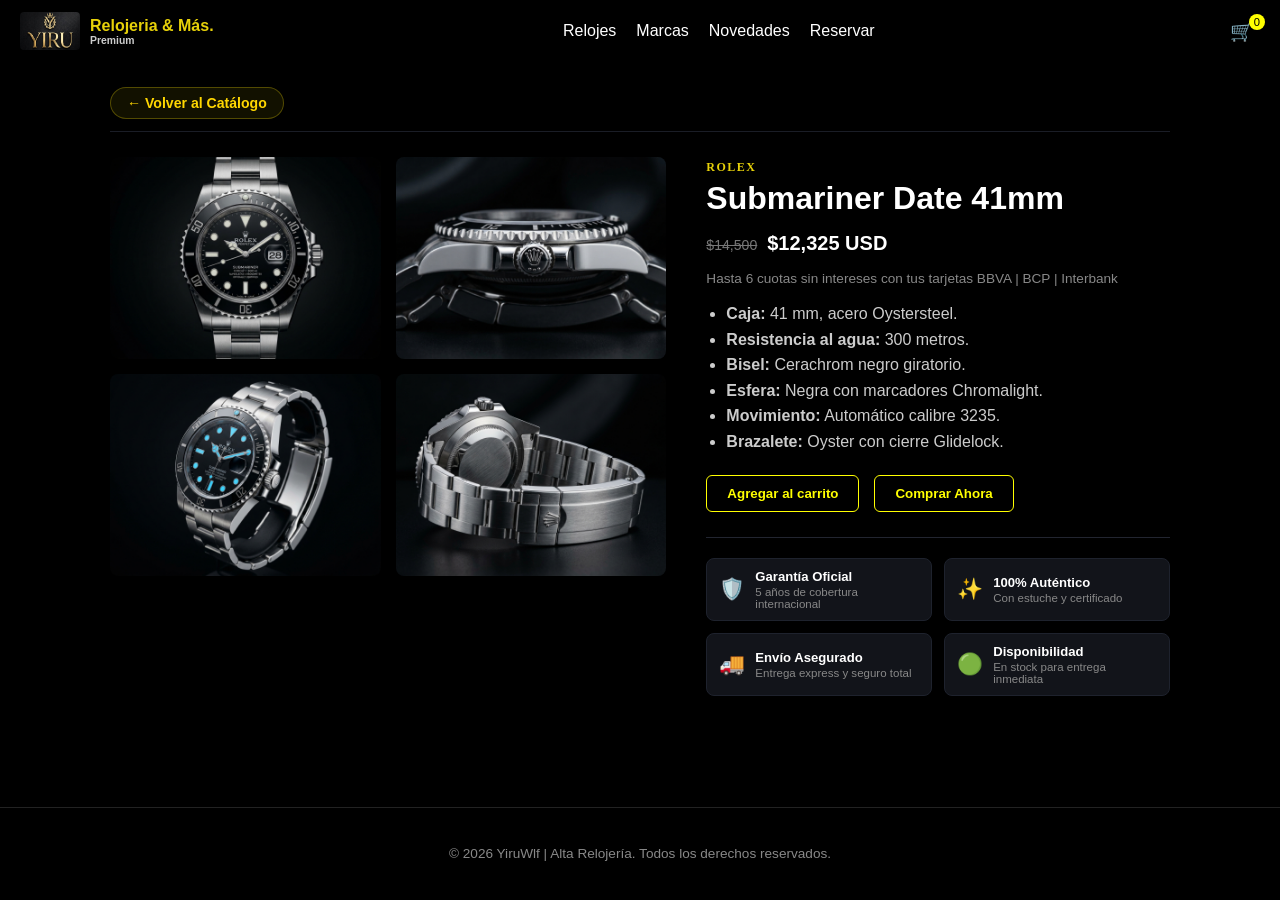
<file: rolex1.html>
<!DOCTYPE html>
<html lang="es">

<head>
    <meta charset="UTF-8">
    <meta name="viewport" content="width=device-width, initial-scale=1.0">
    <title>Rolex Submariner Date 41mm | YiruWlf</title>
    <link rel="stylesheet" href="css/style.css">
    <link rel="icon" href="img/yiru.jpeg">
</head>

<body>
    <!-- Encabezado -->
    <header class="cabe">
        <div class="cabe-cont">
            <a href="index.html" class="logo">
                <img src="img/logo.jpeg" class="logo-img">
                <div class="logo-txt">
                    Relojeria & Más.
                    <span>Premium</span>
                </div>
            </a>

            <nav>
                <ul class="menu-nav">
                    <li><a href="index.html#relojes">Relojes</a></li>
                    <li><a href="index.html#marcas">Marcas</a></li>
                    <li><a href="index.html#novedades">Novedades</a></li>
                    <li><a href="index.html#citas">Reservar</a></li>
                </ul>
            </nav>

            <div class="cabe-acci">
                <button class="btn-acci" id="btn-carrito">
                    &#128722;
                    <span class="carr-num" id="carr-num">0</span>
                </button>
            </div>
        </div>
    </header>

    <!-- Detalle de Producto -->
    <section class="detalle-sec">
        <!-- Botón Volver al Catálogo -->
        <nav class="breadcrumb-nav">
            <a href="index.html" class="btn-volver">← Volver al Catálogo</a>
        </nav>

        <div class="detalle-cont">
            <div class="detalle-galeria">
                <img src="img/rolex11.png" class="detalle-img">
                <img src="img/rolex12.png" class="detalle-img">
                <img src="img/rolex13.png" class="detalle-img">
                <img src="img/rolex14.png" class="detalle-img">
            </div>

            <div class="detalle-info">
                <span class="prod-marc">Rolex</span>
                <h1 class="detalle-titu">Submariner Date 41mm</h1>

                <div class="prec-caja">
                    <span class="prec-anti">$14,500</span>
                    <span class="prec-actu">$12,325 USD</span>
                </div>

                <p class="detalle-cuotas">Hasta 6 cuotas sin intereses con tus tarjetas BBVA | BCP | Interbank</p>

                <ul class="detalle-lista">
                    <li><strong>Caja:</strong> 41 mm, acero Oystersteel.</li>
                    <li><strong>Resistencia al agua:</strong> 300 metros.</li>
                    <li><strong>Bisel:</strong> Cerachrom negro giratorio.</li>
                    <li><strong>Esfera:</strong> Negra con marcadores Chromalight.</li>
                    <li><strong>Movimiento:</strong> Automático calibre 3235.</li>
                    <li><strong>Brazalete:</strong> Oyster con cierre Glidelock.</li>
                </ul>

                <div class="detalle-acciones">
                    <button class="btn-agregar" onclick="agregarAlCarrito(1)">Agregar al carrito</button>
                    <button class="btn-pagar">Comprar Ahora</button>
                </div>

                <!-- Mejora 3: Insignias de Garantía y Confianza -->
                <div class="garantia-grid">
                    <div class="garantia-item">
                        <span class="garantia-icon">🛡️</span>
                        <div>
                            <strong>Garantía Oficial</strong>
                            <p>5 años de cobertura internacional</p>
                        </div>
                    </div>
                    <div class="garantia-item">
                        <span class="garantia-icon">✨</span>
                        <div>
                            <strong>100% Auténtico</strong>
                            <p>Con estuche y certificado</p>
                        </div>
                    </div>
                    <div class="garantia-item">
                        <span class="garantia-icon">🚚</span>
                        <div>
                            <strong>Envío Asegurado</strong>
                            <p>Entrega express y seguro total</p>
                        </div>
                    </div>
                    <div class="garantia-item">
                        <span class="garantia-icon">🟢</span>
                        <div>
                            <strong>Disponibilidad</strong>
                            <p>En stock para entrega inmediata</p>
                        </div>
                    </div>
                </div>
            </div>
        </div>
    </section>

    <!-- Carrito de Compras Deslizable -->
    <div id="carr-fond" class="carr-fond"></div>

    <aside id="carr-pane" class="carr-pane">
        <div class="carr-cabe">
            <h3>Tu Carrito</h3>
            <button id="btn-cerr" class="btn-cerr" title="Cerrar">✕</button>
        </div>

        <div id="carr-elem" class="carr-elem">
            <p class="carr-vaci">El carrito está vacío</p>
        </div>

        <div class="carr-pie">
            <div class="tota-cont">
                <span>Total:</span>
                <span class="tota-mont">$<span id="carr-tota">0.00</span> USD</span>
            </div>
            <button id="btn-vaci" class="btn-vaci">Vaciar Carrito</button>
            <button class="btn-pedi">Finalizar Pedido</button>
        </div>
    </aside>

    <!-- Pie de página -->
    <footer class="pie">
        <p>© 2026 YiruWlf | Alta Relojería. Todos los derechos reservados.</p>
    </footer>

    <!-- Script de lógica JavaScript externa -->
    <script src="js/script.js"></script>
</body>

</html>
</file>
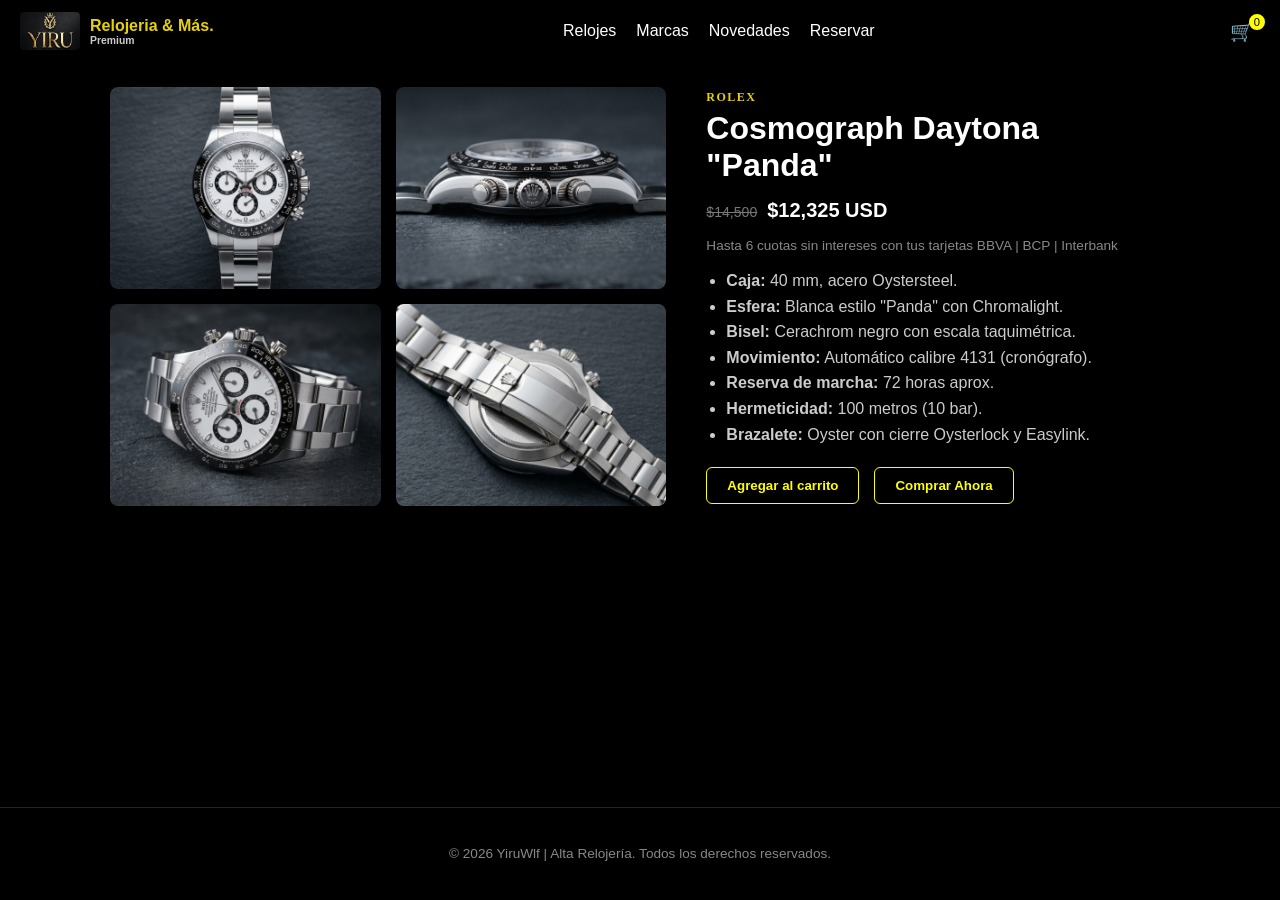
<file: rolex2.html>
<!DOCTYPE html>
<html lang="es">

<head>
    <meta charset="UTF-8">
    <meta name="viewport" content="width=device-width, initial-scale=1.0">
    <title>Rolex Cosmograph Daytona "Panda" | YiruWlf</title>
    <link rel="stylesheet" href="css/style.css">
    <link rel="icon" href="img/yiru.jpeg">
</head>

<body>
    <!-- Encabezado -->
    <header class="cabe">
        <div class="cabe-cont">
            <a href="index.html" class="logo">
                <img src="img/logo.jpeg" class="logo-img">
                <div class="logo-txt">
                    Relojeria & Más.
                    <span>Premium</span>
                </div>
            </a>

            <nav>
                <ul class="menu-nav">
                    <li><a href="index.html#relojes">Relojes</a></li>
                    <li><a href="index.html#marcas">Marcas</a></li>
                    <li><a href="index.html#novedades">Novedades</a></li>
                    <li><a href="index.html#citas">Reservar</a></li>
                </ul>
            </nav>

            <div class="cabe-acci">
                <button class="btn-acci">
                    &#128722;
                    <span class="carr-num">0</span>
                </button>
            </div>
        </div>
    </header>

    <!-- Detalle de Producto -->
    <section class="detalle-sec">
        <div class="detalle-cont">
            <div class="detalle-galeria">
                <img src="img/rolex21.png" class="detalle-img">
                <img src="img/rolex22.png" class="detalle-img">
                <img src="img/rolex23.png" class="detalle-img">
                <img src="img/rolex24.png" class="detalle-img">
            </div>

            <div class="detalle-info">
                <span class="prod-marc">Rolex</span>
                <h1 class="detalle-titu">Cosmograph Daytona "Panda"</h1>

                <div class="prec-caja">
                    <span class="prec-anti">$14,500</span>
                    <span class="prec-actu">$12,325 USD</span>
                </div>

                <p class="detalle-cuotas">Hasta 6 cuotas sin intereses con tus tarjetas BBVA | BCP | Interbank</p>

                <ul class="detalle-lista">
                    <li><strong>Caja:</strong> 40 mm, acero Oystersteel.</li>
                    <li><strong>Esfera:</strong> Blanca estilo "Panda" con Chromalight.</li>
                    <li><strong>Bisel:</strong> Cerachrom negro con escala taquimétrica.</li>
                    <li><strong>Movimiento:</strong> Automático calibre 4131 (cronógrafo).</li>
                    <li><strong>Reserva de marcha:</strong> 72 horas aprox.</li>
                    <li><strong>Hermeticidad:</strong> 100 metros (10 bar).</li>
                    <li><strong>Brazalete:</strong> Oyster con cierre Oysterlock y Easylink.</li>
                </ul>

                <div class="detalle-acciones">
                    <button class="btn-agregar">Agregar al carrito</button>
                    <button class="btn-pagar">Comprar Ahora</button>
                </div>
            </div>
        </div>
    </section>

    <!-- Pie de página -->
    <footer class="pie">
        <p>© 2026 YiruWlf | Alta Relojería. Todos los derechos reservados.</p>
    </footer>
</body>

</html>
</file>
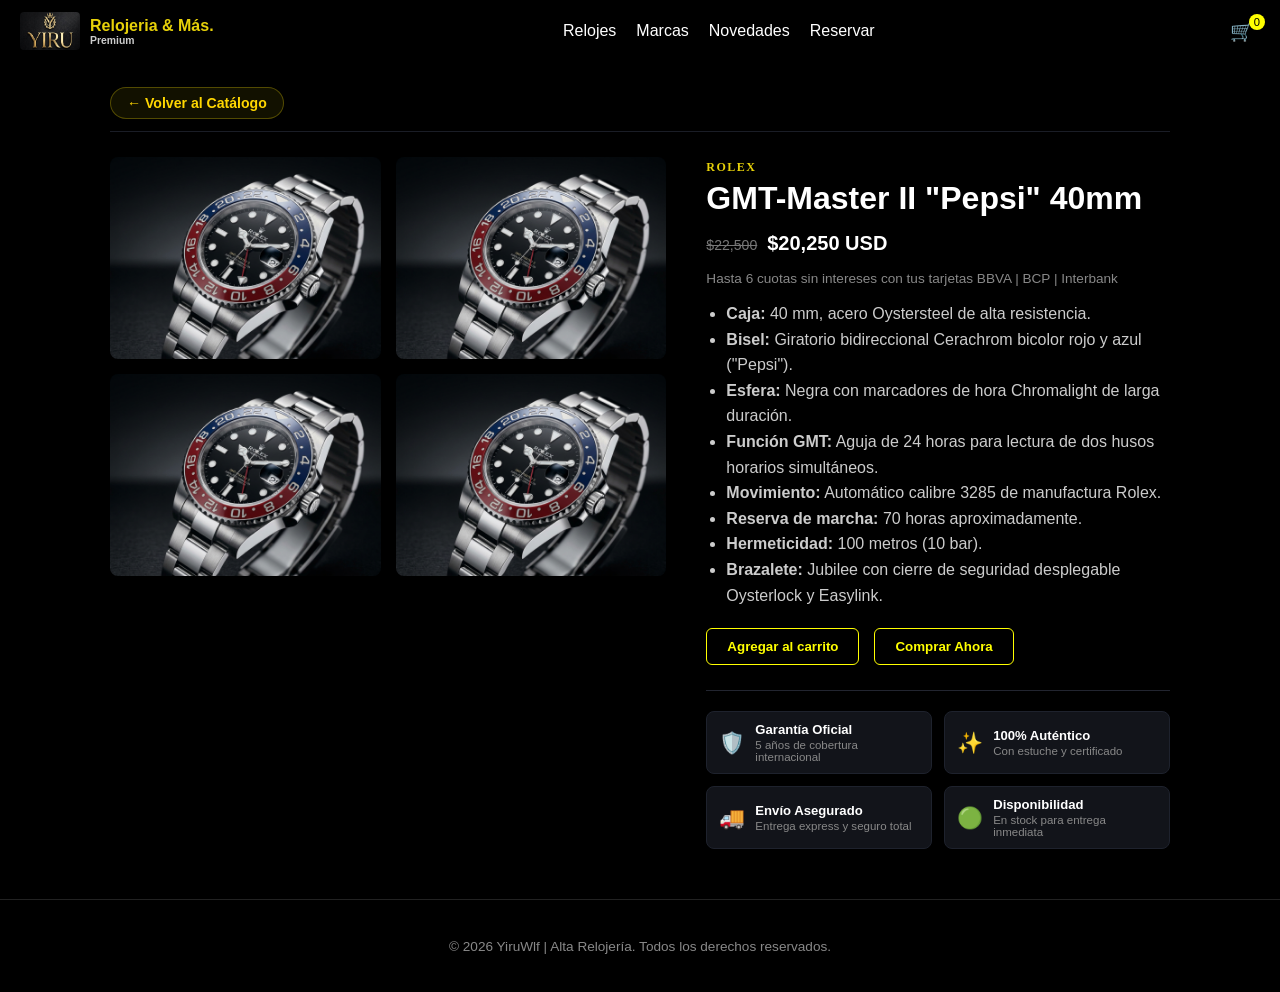
<file: rolex3.html>
<!DOCTYPE html>
<html lang="es">

<head>
    <meta charset="UTF-8">
    <meta name="viewport" content="width=device-width, initial-scale=1.0">
    <title>Rolex GMT-Master II "Pepsi" 40mm | YiruWlf</title>
    <link rel="stylesheet" href="css/style.css">
    <link rel="icon" href="img/yiru.jpeg">
</head>

<body>
    <!-- Encabezado -->
    <header class="cabe">
        <div class="cabe-cont">
            <a href="index.html" class="logo">
                <img src="img/logo.jpeg" class="logo-img" alt="Logo">
                <div class="logo-txt">
                    Relojeria & Más.
                    <span>Premium</span>
                </div>
            </a>

            <nav>
                <ul class="menu-nav">
                    <li><a href="index.html#relojes">Relojes</a></li>
                    <li><a href="index.html#marcas">Marcas</a></li>
                    <li><a href="index.html#novedades">Novedades</a></li>
                    <li><a href="index.html#citas">Reservar</a></li>
                </ul>
            </nav>

            <div class="cabe-acci">
                <button class="btn-acci" id="btn-carrito" title="Carrito de Compras">
                    &#128722;
                    <span class="carr-num" id="carr-num">0</span>
                </button>
            </div>
        </div>
    </header>

    <!-- Detalle de Producto -->
    <section class="detalle-sec">
        <!-- Botón Volver al Catálogo -->
        <nav class="breadcrumb-nav">
            <a href="index.html" class="btn-volver">← Volver al Catálogo</a>
        </nav>

        <div class="detalle-cont">
            <div class="detalle-galeria">
                <img src="img/rolex3.png" class="detalle-img" alt="Rolex GMT-Master II Vista Frontal">
                <img src="img/rolex3.png" class="detalle-img" alt="Rolex GMT-Master II Bisel Pepsi">
                <img src="img/rolex3.png" class="detalle-img" alt="Rolex GMT-Master II Corona y Caja">
                <img src="img/rolex3.png" class="detalle-img" alt="Rolex GMT-Master II Brazalete">
            </div>

            <div class="detalle-info">
                <span class="prod-marc">Rolex</span>
                <h1 class="detalle-titu">GMT-Master II "Pepsi" 40mm</h1>

                <div class="prec-caja">
                    <span class="prec-anti">$22,500</span>
                    <span class="prec-actu">$20,250 USD</span>
                </div>

                <p class="detalle-cuotas">Hasta 6 cuotas sin intereses con tus tarjetas BBVA | BCP | Interbank</p>

                <ul class="detalle-lista">
                    <li><strong>Caja:</strong> 40 mm, acero Oystersteel de alta resistencia.</li>
                    <li><strong>Bisel:</strong> Giratorio bidireccional Cerachrom bicolor rojo y azul ("Pepsi").</li>
                    <li><strong>Esfera:</strong> Negra con marcadores de hora Chromalight de larga duración.</li>
                    <li><strong>Función GMT:</strong> Aguja de 24 horas para lectura de dos husos horarios simultáneos.</li>
                    <li><strong>Movimiento:</strong> Automático calibre 3285 de manufactura Rolex.</li>
                    <li><strong>Reserva de marcha:</strong> 70 horas aproximadamente.</li>
                    <li><strong>Hermeticidad:</strong> 100 metros (10 bar).</li>
                    <li><strong>Brazalete:</strong> Jubilee con cierre de seguridad desplegable Oysterlock y Easylink.</li>
                </ul>

                <div class="detalle-acciones">
                    <button class="btn-agregar" onclick="agregarAlCarrito(3)">Agregar al carrito</button>
                    <button class="btn-pagar">Comprar Ahora</button>
                </div>

                <!-- Insignias de Garantía y Confianza -->
                <div class="garantia-grid">
                    <div class="garantia-item">
                        <span class="garantia-icon">🛡️</span>
                        <div>
                            <strong>Garantía Oficial</strong>
                            <p>5 años de cobertura internacional</p>
                        </div>
                    </div>
                    <div class="garantia-item">
                        <span class="garantia-icon">✨</span>
                        <div>
                            <strong>100% Auténtico</strong>
                            <p>Con estuche y certificado</p>
                        </div>
                    </div>
                    <div class="garantia-item">
                        <span class="garantia-icon">🚚</span>
                        <div>
                            <strong>Envío Asegurado</strong>
                            <p>Entrega express y seguro total</p>
                        </div>
                    </div>
                    <div class="garantia-item">
                        <span class="garantia-icon">🟢</span>
                        <div>
                            <strong>Disponibilidad</strong>
                            <p>En stock para entrega inmediata</p>
                        </div>
                    </div>
                </div>
            </div>
        </div>
    </section>

    <!-- Carrito de Compras Deslizable -->
    <div id="carr-fond" class="carr-fond"></div>

    <aside id="carr-pane" class="carr-pane">
        <div class="carr-cabe">
            <h3>Tu Carrito</h3>
            <button id="btn-cerr" class="btn-cerr" title="Cerrar">✕</button>
        </div>

        <div id="carr-elem" class="carr-elem">
            <p class="carr-vaci">El carrito está vacío</p>
        </div>

        <div class="carr-pie">
            <div class="tota-cont">
                <span>Total:</span>
                <span class="tota-mont">$<span id="carr-tota">0.00</span> USD</span>
            </div>
            <button id="btn-vaci" class="btn-vaci">Vaciar Carrito</button>
            <button class="btn-pedi">Finalizar Pedido</button>
        </div>
    </aside>

    <!-- Pie de página -->
    <footer class="pie">
        <p>© 2026 YiruWlf | Alta Relojería. Todos los derechos reservados.</p>
    </footer>

    <!-- Script de lógica JavaScript externa -->
    <script src="js/script.js"></script>
</body>

</html>
</file>
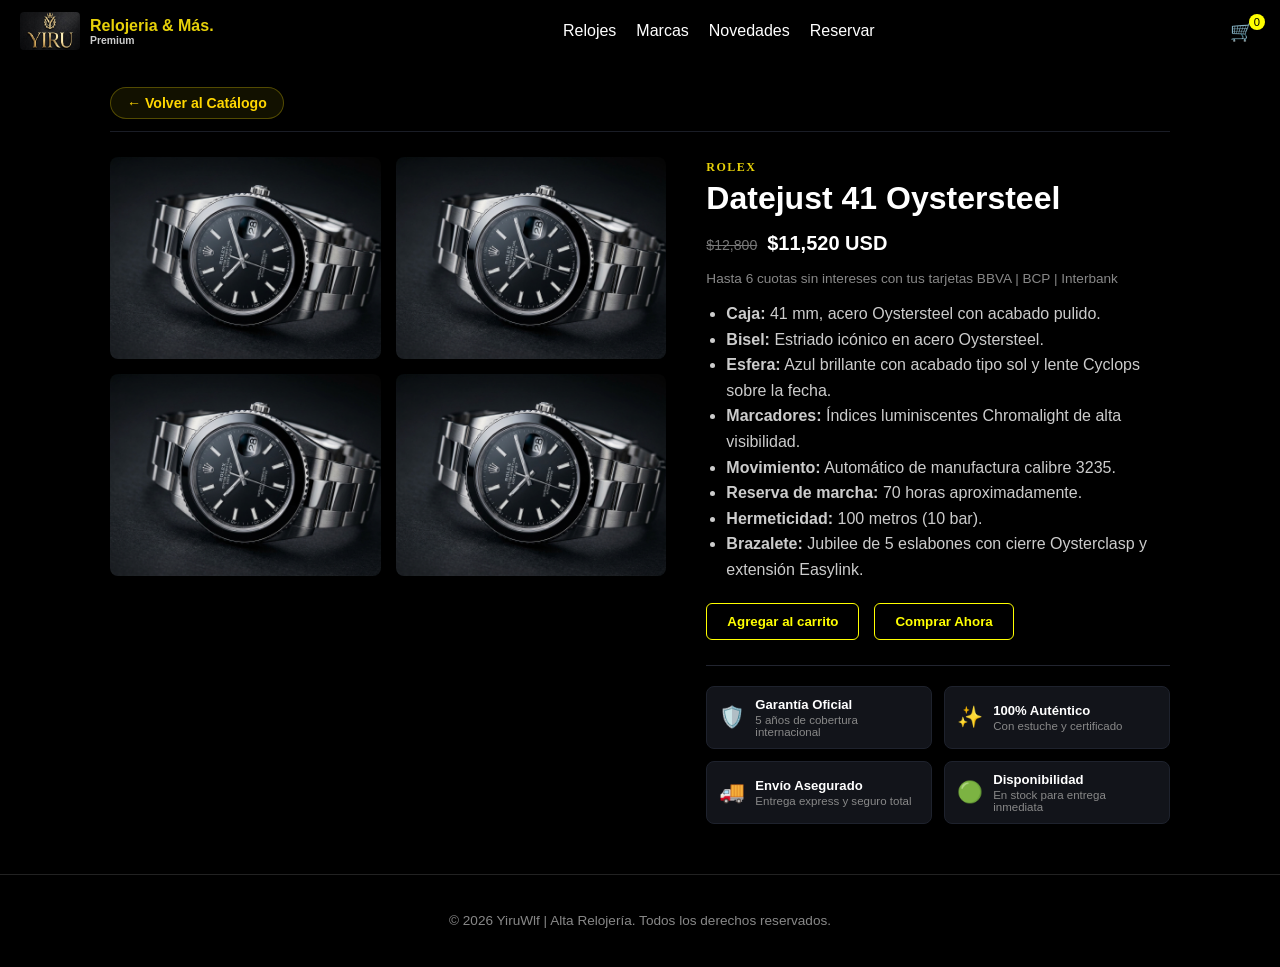
<file: rolex4.html>
<!DOCTYPE html>
<html lang="es">

<head>
    <meta charset="UTF-8">
    <meta name="viewport" content="width=device-width, initial-scale=1.0">
    <title>Rolex Datejust 41 Oystersteel | YiruWlf</title>
    <link rel="stylesheet" href="css/style.css">
    <link rel="icon" href="img/yiru.jpeg">
</head>

<body>
    <!-- Encabezado -->
    <header class="cabe">
        <div class="cabe-cont">
            <a href="index.html" class="logo">
                <img src="img/logo.jpeg" class="logo-img" alt="Logo">
                <div class="logo-txt">
                    Relojeria & Más.
                    <span>Premium</span>
                </div>
            </a>

            <nav>
                <ul class="menu-nav">
                    <li><a href="index.html#relojes">Relojes</a></li>
                    <li><a href="index.html#marcas">Marcas</a></li>
                    <li><a href="index.html#novedades">Novedades</a></li>
                    <li><a href="index.html#citas">Reservar</a></li>
                </ul>
            </nav>

            <div class="cabe-acci">
                <button class="btn-acci" id="btn-carrito" title="Carrito de Compras">
                    &#128722;
                    <span class="carr-num" id="carr-num">0</span>
                </button>
            </div>
        </div>
    </header>

    <!-- Detalle de Producto -->
    <section class="detalle-sec">
        <!-- Botón Volver al Catálogo -->
        <nav class="breadcrumb-nav">
            <a href="index.html" class="btn-volver">← Volver al Catálogo</a>
        </nav>

        <div class="detalle-cont">
            <div class="detalle-galeria">
                <img src="img/rolex4.png" class="detalle-img" alt="Rolex Datejust 41 Vista Frontal">
                <img src="img/rolex4.png" class="detalle-img" alt="Rolex Datejust 41 Esfera y Fecha">
                <img src="img/rolex4.png" class="detalle-img" alt="Rolex Datejust 41 Bisel y Corona">
                <img src="img/rolex4.png" class="detalle-img" alt="Rolex Datejust 41 Brazalete">
            </div>

            <div class="detalle-info">
                <span class="prod-marc">Rolex</span>
                <h1 class="detalle-titu">Datejust 41 Oystersteel</h1>

                <div class="prec-caja">
                    <span class="prec-anti">$12,800</span>
                    <span class="prec-actu">$11,520 USD</span>
                </div>

                <p class="detalle-cuotas">Hasta 6 cuotas sin intereses con tus tarjetas BBVA | BCP | Interbank</p>

                <ul class="detalle-lista">
                    <li><strong>Caja:</strong> 41 mm, acero Oystersteel con acabado pulido.</li>
                    <li><strong>Bisel:</strong> Estriado icónico en acero Oystersteel.</li>
                    <li><strong>Esfera:</strong> Azul brillante con acabado tipo sol y lente Cyclops sobre la fecha.</li>
                    <li><strong>Marcadores:</strong> Índices luminiscentes Chromalight de alta visibilidad.</li>
                    <li><strong>Movimiento:</strong> Automático de manufactura calibre 3235.</li>
                    <li><strong>Reserva de marcha:</strong> 70 horas aproximadamente.</li>
                    <li><strong>Hermeticidad:</strong> 100 metros (10 bar).</li>
                    <li><strong>Brazalete:</strong> Jubilee de 5 eslabones con cierre Oysterclasp y extensión Easylink.</li>
                </ul>

                <div class="detalle-acciones">
                    <button class="btn-agregar" onclick="agregarAlCarrito(4)">Agregar al carrito</button>
                    <button class="btn-pagar">Comprar Ahora</button>
                </div>

                <!-- Insignias de Garantía y Confianza -->
                <div class="garantia-grid">
                    <div class="garantia-item">
                        <span class="garantia-icon">🛡️</span>
                        <div>
                            <strong>Garantía Oficial</strong>
                            <p>5 años de cobertura internacional</p>
                        </div>
                    </div>
                    <div class="garantia-item">
                        <span class="garantia-icon">✨</span>
                        <div>
                            <strong>100% Auténtico</strong>
                            <p>Con estuche y certificado</p>
                        </div>
                    </div>
                    <div class="garantia-item">
                        <span class="garantia-icon">🚚</span>
                        <div>
                            <strong>Envío Asegurado</strong>
                            <p>Entrega express y seguro total</p>
                        </div>
                    </div>
                    <div class="garantia-item">
                        <span class="garantia-icon">🟢</span>
                        <div>
                            <strong>Disponibilidad</strong>
                            <p>En stock para entrega inmediata</p>
                        </div>
                    </div>
                </div>
            </div>
        </div>
    </section>

    <!-- Carrito de Compras Deslizable -->
    <div id="carr-fond" class="carr-fond"></div>

    <aside id="carr-pane" class="carr-pane">
        <div class="carr-cabe">
            <h3>Tu Carrito</h3>
            <button id="btn-cerr" class="btn-cerr" title="Cerrar">✕</button>
        </div>

        <div id="carr-elem" class="carr-elem">
            <p class="carr-vaci">El carrito está vacío</p>
        </div>

        <div class="carr-pie">
            <div class="tota-cont">
                <span>Total:</span>
                <span class="tota-mont">$<span id="carr-tota">0.00</span> USD</span>
            </div>
            <button id="btn-vaci" class="btn-vaci">Vaciar Carrito</button>
            <button class="btn-pedi">Finalizar Pedido</button>
        </div>
    </aside>

    <!-- Pie de página -->
    <footer class="pie">
        <p>© 2026 YiruWlf | Alta Relojería. Todos los derechos reservados.</p>
    </footer>

    <!-- Script de lógica JavaScript externa -->
    <script src="js/script.js"></script>
</body>

</html>
</file>
<file: css/style.css>
body {
    margin: 0;
    font-family: sans-serif;
    background-color: black;
    color: white;
    min-height: 100vh;
    display: flex;
    flex-direction: column;
}

/* 1. Encabezado */
.cabe {
    position: sticky;
    top: 0;
    z-index: 1000;
    background-color: black;
    padding: 12px 20px;
}

.cabe-cont,
.logo,
.menu-nav,
.cabe-acci {
    display: flex;
    align-items: center;
}

.cabe-cont {
    justify-content: space-between;
    flex-wrap: wrap;
    gap: 15px;
}

.logo {
    gap: 10px;
    text-decoration: none;
    color: rgb(231, 209, 9);
    font-weight: bold;
}

.logo-img {
    width: 60px;
    height: 38px;
    border-radius: 4px;
}

.logo-txt {
    display: flex;
    flex-direction: column;
}

.logo-txt span {
    font-size: 0.65rem;
    color: #ccc;
}

.menu-nav {
    gap: 20px;
    list-style: none;
    margin: 0;
    padding: 0;
    flex-wrap: wrap;
    justify-content: center;
}

.menu-nav a {
    color: white;
    text-decoration: none;
}

.menu-nav a:hover,
.logo:hover,
.btn-acci:hover {
    color: yellow;
}

.cabe-acci {
    gap: 15px;
}

.btn-acci {
    background: none;
    border: none;
    color: white;
    font-size: 1.2rem;
    cursor: pointer;
    position: relative;
}

.carr-num {
    position: absolute;
    top: -5px;
    right: -5px;
    background: yellow;
    color: black;
    font-size: 0.7rem;
    border-radius: 50%;
    padding: 2px 5px;
}

/* 2. Portada */
.port-sec {
    text-align: center;
}

.port-img {
    width: 100%;
    display: block;
}

/* 3. Catálogo y Tarjetas */
.cata-sec {
    width: 100%;
    box-sizing: border-box;
    max-width: 1250px;
    margin: 50px auto;
    padding: 0 20px;
    text-align: center;
}

.cata-titu {
    font-family: Georgia, serif;
    font-size: 2.2rem;
    letter-spacing: 2px;
    margin: 0 0 12px;
    color: #fff;
}

.cata-desc {
    max-width: 720px;
    margin: 0 auto 40px;
    color: #aaa;
    font-size: 0.95rem;
    line-height: 1.6;
}

.prod-grid {
    display: grid;
    grid-template-columns: repeat(auto-fit, minmax(260px, 1fr));
    gap: 25px;
    text-align: left;
}

.cart-prod {
    background-color: #12141a;
    border: 1px solid #222530;
    border-radius: 12px;
    overflow: hidden;
    display: flex;
    flex-direction: column;
    box-shadow: 0 4px 15px rgba(0, 0, 0, 0.4);
    transition: transform 0.3s ease, border-color 0.3s ease, box-shadow 0.3s ease;
}

.cart-prod:hover {
    border-color: #e7d109;
    transform: translateY(-8px);
    box-shadow: 0 12px 28px rgba(0, 0, 0, 0.6), 0 0 15px rgba(231, 209, 9, 0.2);
}

.cart-img {
    position: relative;
    height: 240px;
    background: radial-gradient(circle at center, #1b1e28 0%, #101217 100%);
    display: flex;
    align-items: center;
    justify-content: center;
    overflow: hidden;
}

.prod-img {
    width: 85%;
    height: 85%;
    object-fit: contain;
    border-radius: 20px;
    position: relative;
    z-index: 1;
    transition: transform 0.35s ease;
}

.cart-prod:hover .prod-img {
    transform: scale(1.08);
}

.desc-etiq {
    position: absolute;
    top: 12px;
    right: 12px;
    z-index: 5;
    background: #e7d109;
    color: #000;
    font-size: 0.72rem;
    font-weight: bold;
    letter-spacing: 0.5px;
    padding: 4px 8px;
    border-radius: 4px;
    box-shadow: 0 2px 8px rgba(0, 0, 0, 0.4);
    pointer-events: none;
}

.cart-info {
    padding: 20px;
    display: flex;
    flex-direction: column;
    flex-grow: 1;
}

.prod-marc {
    font-size: 0.75rem;
    color: #e7d109;
    text-transform: uppercase;
    font-family: Georgia, serif;
    letter-spacing: 1.5px;
    font-weight: bold;
}

.prod-mode {
    font-size: 1.1rem;
    color: #fff;
    margin: 6px 0 14px;
    line-height: 1.35;
    min-height: 2.7rem;
}

.prec-caja {
    display: flex;
    align-items: baseline;
    gap: 10px;
    margin-bottom: 16px;
    margin-top: auto;
}

.prec-anti {
    color: #777;
    text-decoration: line-through;
    font-size: 0.88rem;
}

.prec-actu {
    font-size: 1.25rem;
    font-weight: bold;
    color: #fff;
}

.cart-btns {
    display: flex;
    gap: 10px;
    margin-top: auto;
}

.btn-detalles,
.btn-card-add {
    padding: 10px 8px;
    font-size: 0.82rem;
    font-weight: 600;
    letter-spacing: 0.5px;
    text-transform: uppercase;
    border-radius: 6px;
    cursor: pointer;
    text-align: center;
    text-decoration: none;
    box-sizing: border-box;
    display: flex;
    align-items: center;
    justify-content: center;
    transition: all 0.25s ease;
}

.btn-detalles {
    flex: 1;
    background: transparent;
    border: 1px solid #e7d109;
    color: #e7d109;
}

.btn-detalles:hover {
    background: #e7d109;
    color: #000;
    box-shadow: 0 0 10px rgba(231, 209, 9, 0.35);
    transform: translateY(-2px);
}

.btn-card-add {
    flex: 1.1;
    background: rgba(231, 209, 9, 0.12);
    border: 1px solid rgba(231, 209, 9, 0.35);
    color: #ffd700;
}

.btn-card-add:hover {
    background: #e7d109;
    color: #000;
    border-color: #e7d109;
    box-shadow: 0 0 10px rgba(231, 209, 9, 0.35);
    transform: translateY(-2px);
}

.btn-comp {
    display: block;
    width: 100%;
    padding: 11px;
    background: transparent;
    border: 1px solid #e7d109;
    color: #e7d109;
    font-weight: 600;
    font-size: 0.88rem;
    letter-spacing: 1px;
    text-transform: uppercase;
    border-radius: 6px;
    cursor: pointer;
    text-align: center;
    text-decoration: none;
    box-sizing: border-box;
    transition: all 0.25s ease;
}

.btn-comp:hover {
    background: #e7d109;
    color: #000;
    box-shadow: 0 0 12px rgba(231, 209, 9, 0.35);
    transform: translateY(-2px);
}

/* 4. Pie de página */
.pie {
    margin-top: auto;
    text-align: center;
    padding: 25px 20px;
    border-top: 1px solid #222;
    color: #888;
    font-size: 0.85rem;
}

/* 5. Detalle de Producto */
.detalle-sec {
    width: 100%;
    box-sizing: border-box;
    max-width: 1100px;
    margin: 25px auto 50px;
    padding: 0 20px;
}

/* Botón Volver */
.breadcrumb-nav {
    display: flex;
    align-items: center;
    margin-bottom: 25px;
    padding-bottom: 12px;
    border-bottom: 1px solid #1a1d26;
}

.btn-volver {
    color: #ffd700;
    text-decoration: none;
    font-size: 0.88rem;
    font-weight: 600;
    padding: 7px 16px;
    border-radius: 20px;
    background: rgba(231, 209, 9, 0.08);
    border: 1px solid rgba(231, 209, 9, 0.3);
    transition: all 0.25s ease;
}

.btn-volver:hover {
    background: #e7d109;
    color: #000;
    box-shadow: 0 0 10px rgba(231, 209, 9, 0.3);
    transform: translateX(-3px);
}

.detalle-cont {
    display: flex;
    flex-wrap: wrap;
    gap: 40px;
    align-items: flex-start;
    justify-content: center;
}

.detalle-galeria {
    display: grid;
    grid-template-columns: repeat(2, 1fr);
    gap: 15px;
    flex: 1.2;
    min-width: 300px;
}

.detalle-img {
    width: 100%;
    border-radius: 8px;
    background-color: #12141a;
    transition: transform 0.3s;
}

.detalle-img:hover {
    transform: scale(1.05);
}

.detalle-info {
    flex: 1;
    min-width: 280px;
}

.detalle-titu {
    font-size: 2rem;
    margin: 5px 0 15px;
}

.detalle-cuotas {
    color: #888;
    font-size: 0.85rem;
    margin: 0 0 15px;
}

.detalle-lista {
    color: #ccc;
    line-height: 1.6;
    padding-left: 20px;
    margin: 0 0 20px;
}

.detalle-acciones {
    display: flex;
    gap: 15px;
}

.detalle-acciones button {
    padding: 10px 20px;
    font-weight: bold;
    cursor: pointer;
    border-radius: 6px;
    border: 1px solid yellow;
    background: transparent;
    color: yellow;
}

.detalle-acciones button:hover {
    background: yellow;
    color: black;
}

/* Insignias de Confianza y Garantía */
.garantia-grid {
    display: grid;
    grid-template-columns: repeat(auto-fit, minmax(170px, 1fr));
    gap: 12px;
    margin-top: 25px;
    padding-top: 20px;
    border-top: 1px solid #222530;
}

.garantia-item {
    display: flex;
    align-items: center;
    gap: 10px;
    background: #12141a;
    padding: 10px 12px;
    border-radius: 8px;
    border: 1px solid #1e222d;
    transition: border-color 0.25s ease;
}

.garantia-item:hover {
    border-color: rgba(231, 209, 9, 0.4);
}

.garantia-icon {
    font-size: 1.3rem;
}

.garantia-item strong {
    display: block;
    font-size: 0.82rem;
    color: #fff;
}

.garantia-item p {
    margin: 2px 0 0;
    font-size: 0.72rem;
    color: #888;
}

/* 6. Carrito de Compras (Básico) */
.carr-fond {
    display: none;
    position: fixed;
    top: 0;
    left: 0;
    width: 100%;
    height: 100%;
    background: rgba(0, 0, 0, 0.7);
    z-index: 1000;
}
.carr-fond.activo { display: block; }

.carr-pane {
    position: fixed;
    top: 0;
    right: 0;
    width: 320px;
    height: 100%;
    background: #12141a;
    padding: 20px;
    box-sizing: border-box;
    z-index: 1001;
    transform: translateX(100%);
    transition: 0.3s;
}
.carr-pane.activo { transform: translateX(0); } 

.carr-cabe {
    display: flex;
    justify-content: space-between;
    margin-bottom: 15px;
    color: yellow;
}

.btn-cerr {
    background: none;
    border: none;
    color: white;
    font-size: 1.2rem;
    cursor: pointer;
}

.item-carr {
    display: flex;
    justify-content: space-between;
    align-items: center;
    padding: 10px 0;
    border-bottom: 1px solid #333;
}

.btn-cant {
    background: #333;
    color: white;
    border: none;
    padding: 2px 8px;
    cursor: pointer;
}

.btn-elim {
    background: #e74c3c;
    color: white;
    border: none;
    padding: 4px 8px;
    cursor: pointer;
}

.tota-cont {
    margin: 20px 0;
    font-weight: bold;
    color: yellow;
}

.btn-vaci {
    background: #7f8c8d;
    color: white;
    border: none;
    padding: 10px;
    width: 100%;
    cursor: pointer;
    margin-bottom: 10px;
}

.btn-pedi {
    background: yellow;
    color: black;
    border: none;
    padding: 10px;
    width: 100%;
    font-weight: bold;
    cursor: pointer;
}
</file>
